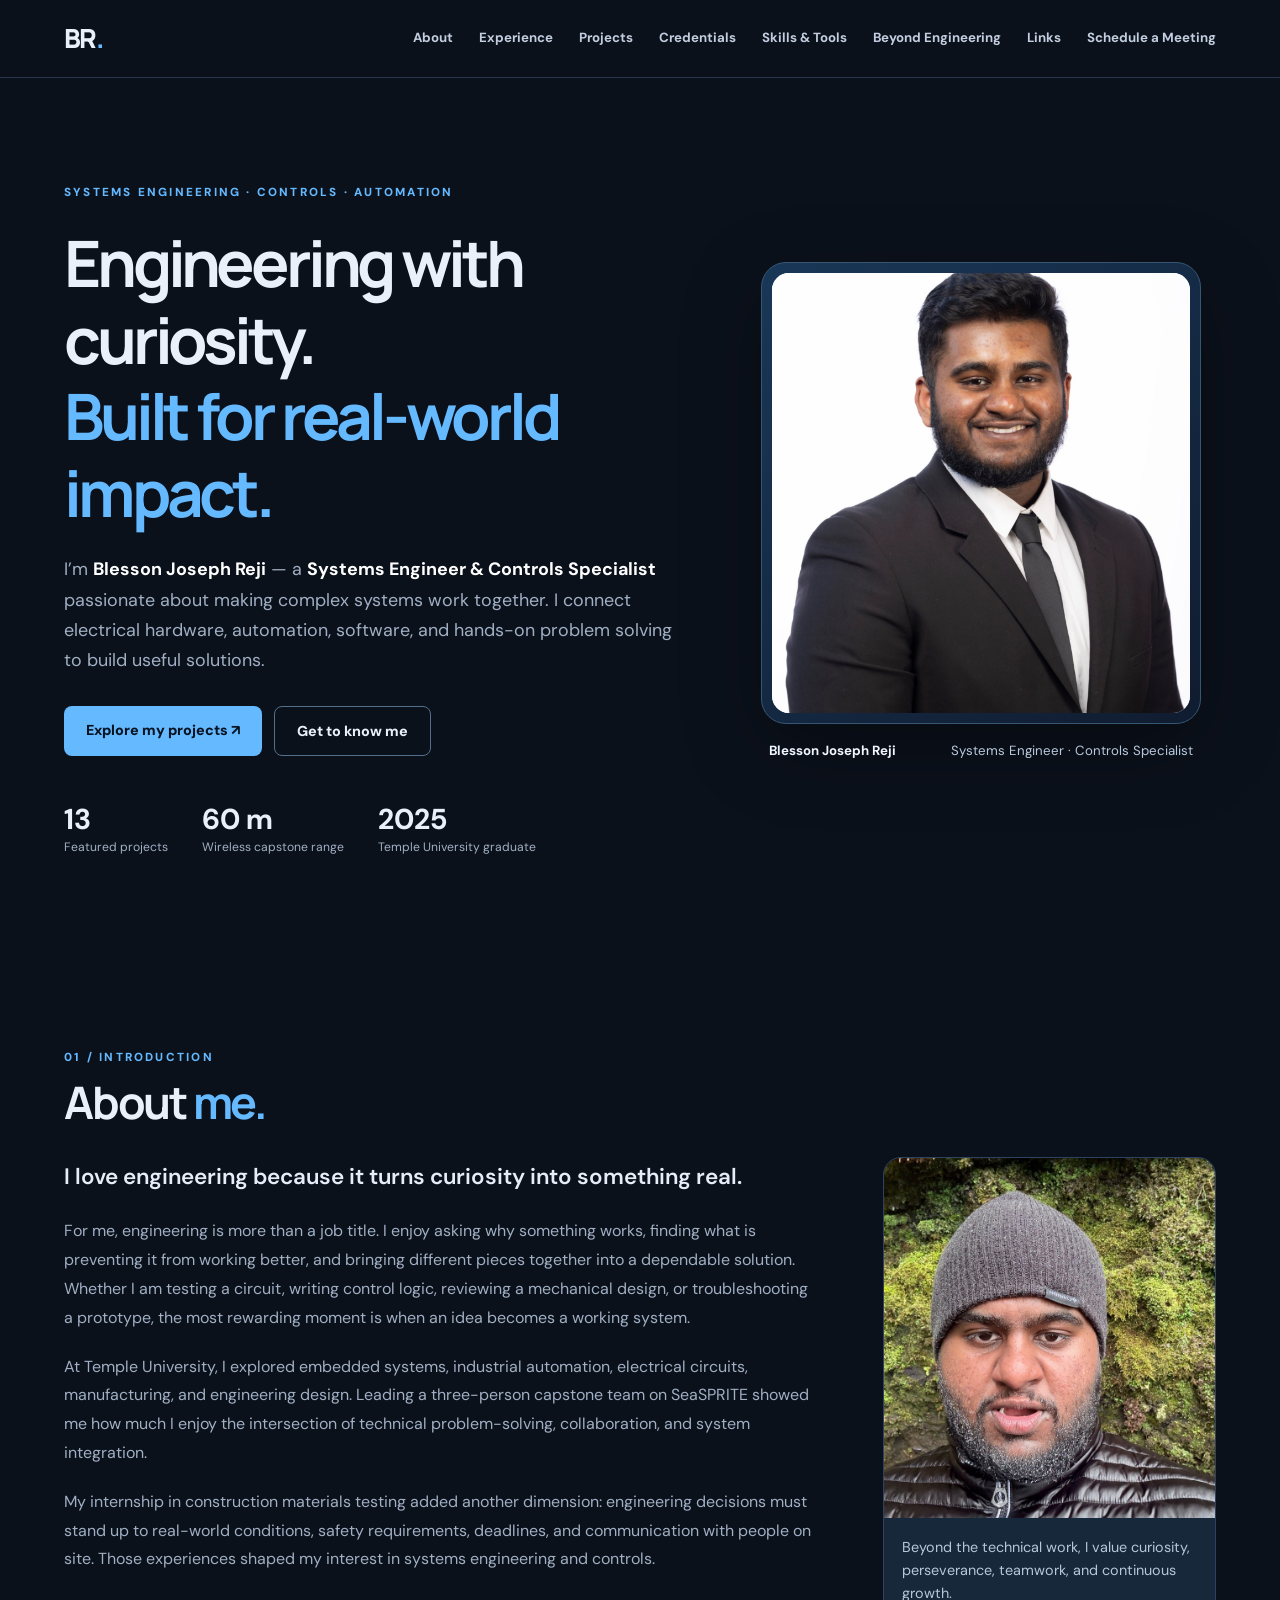
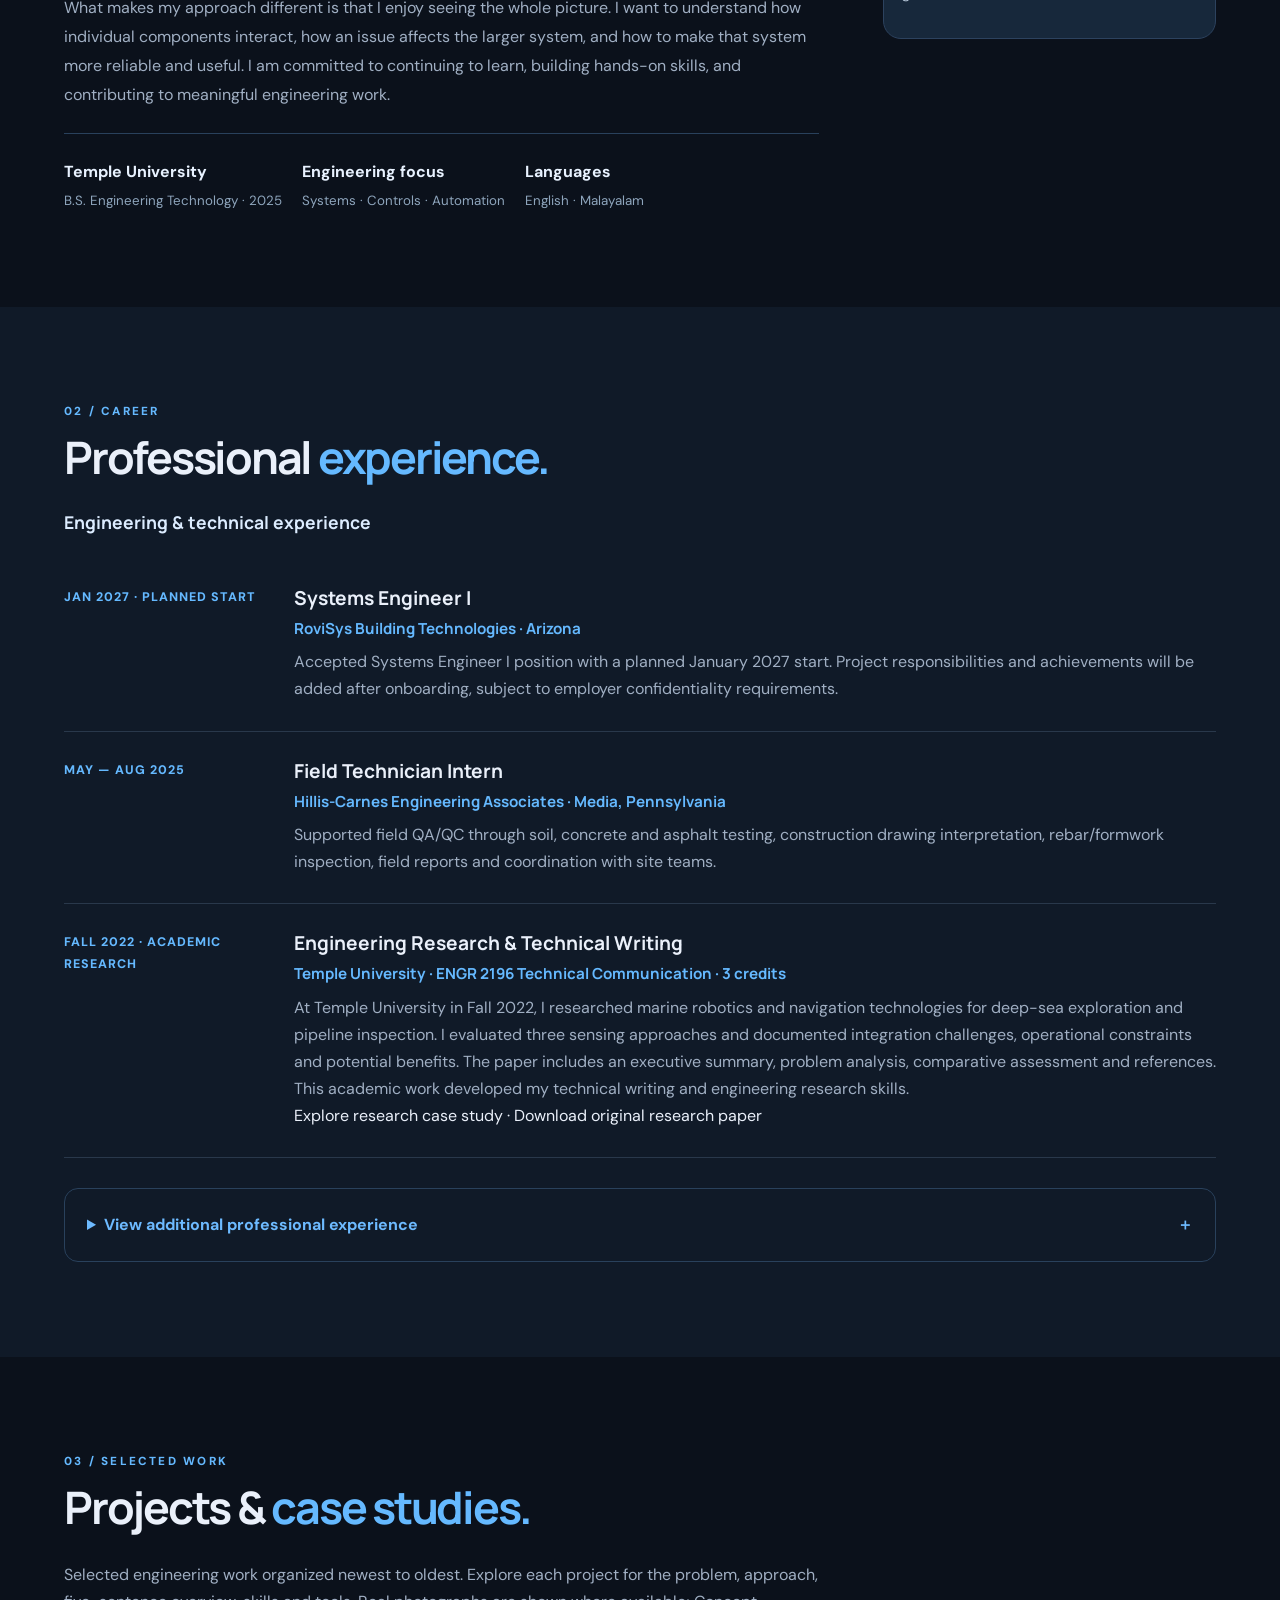
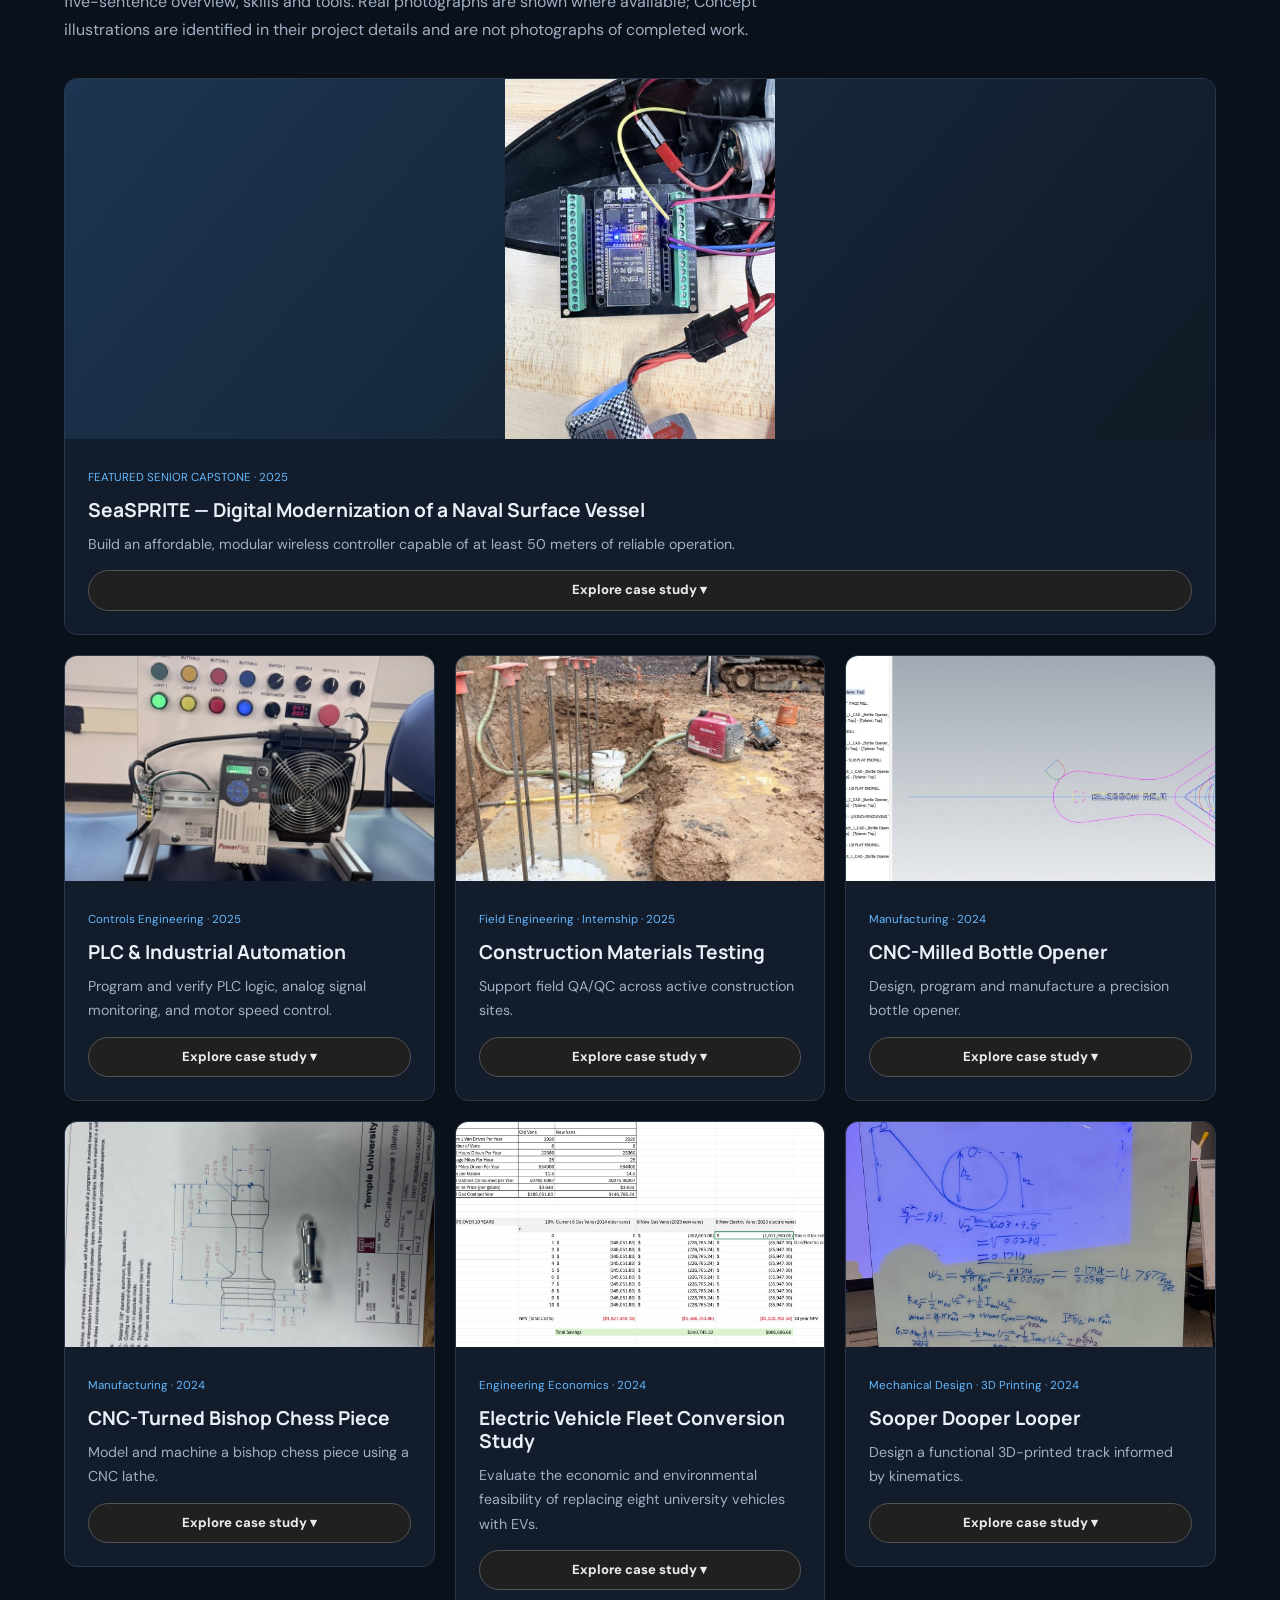
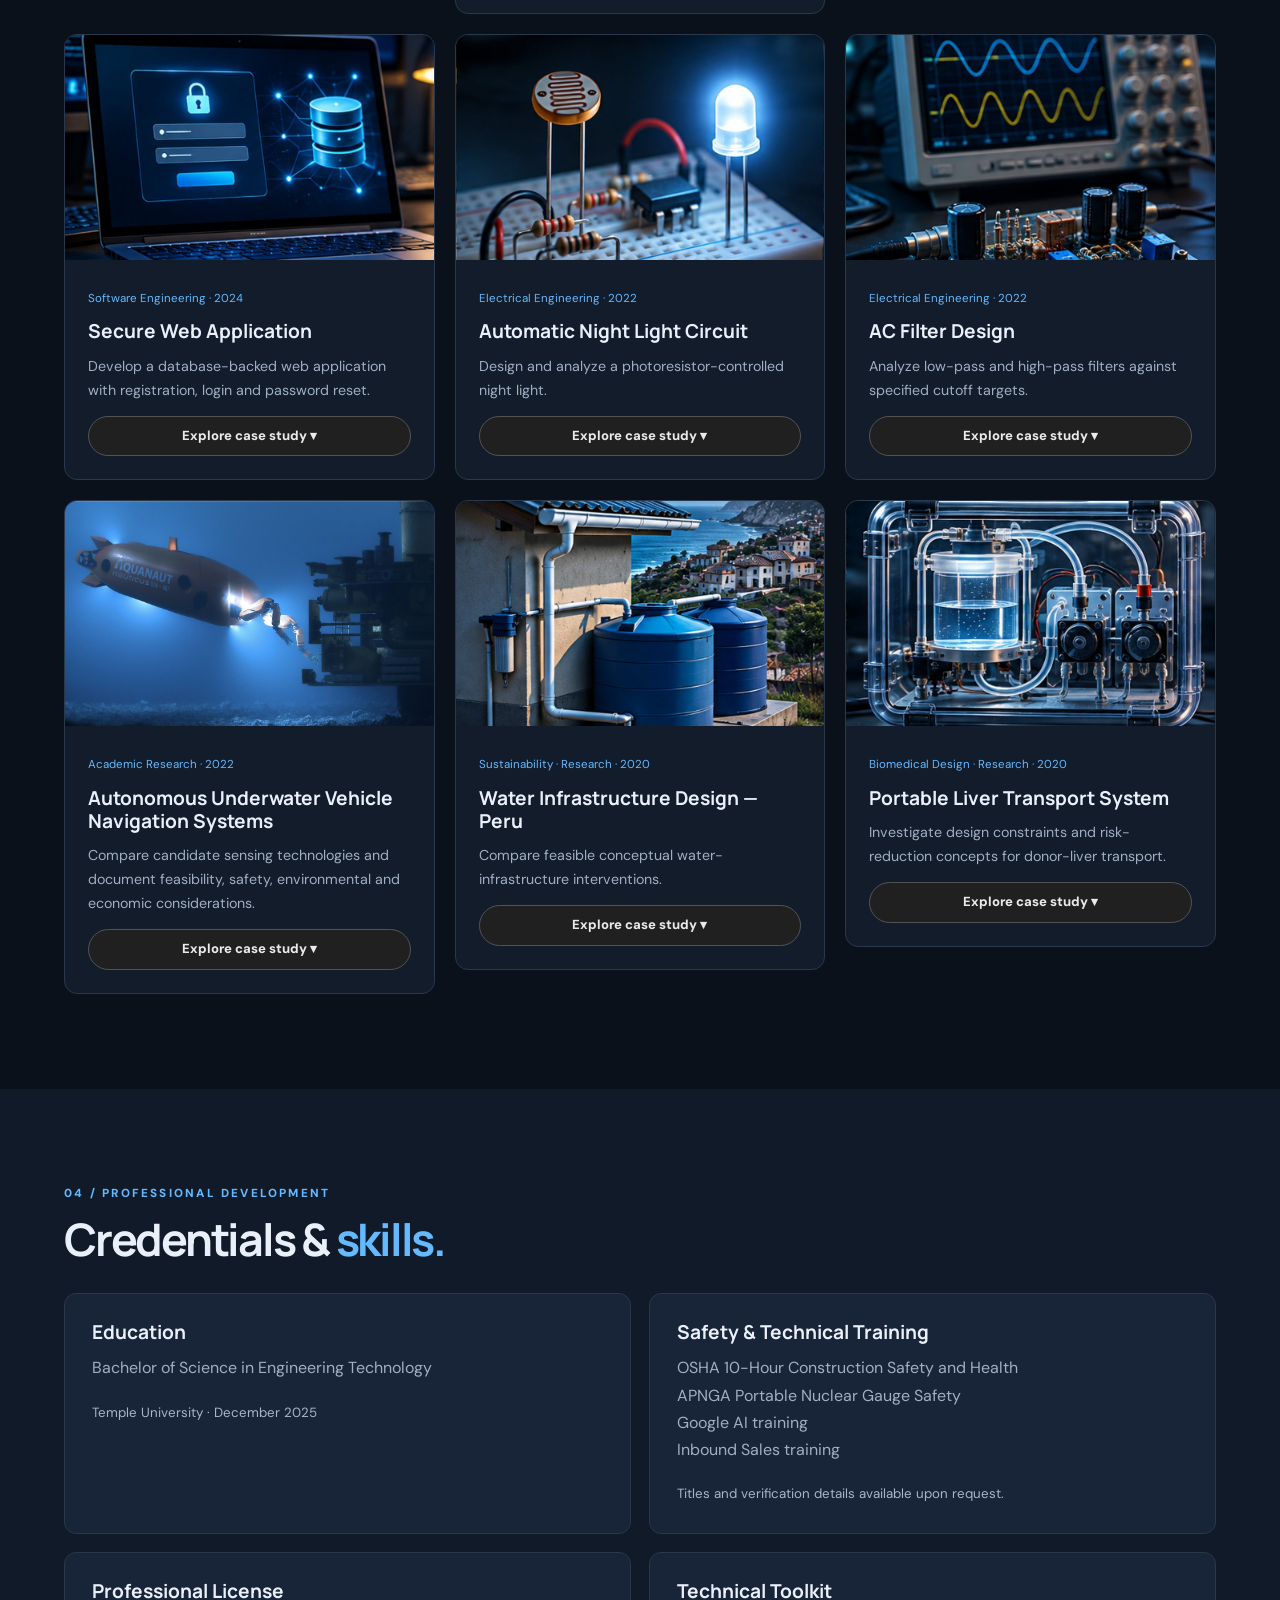
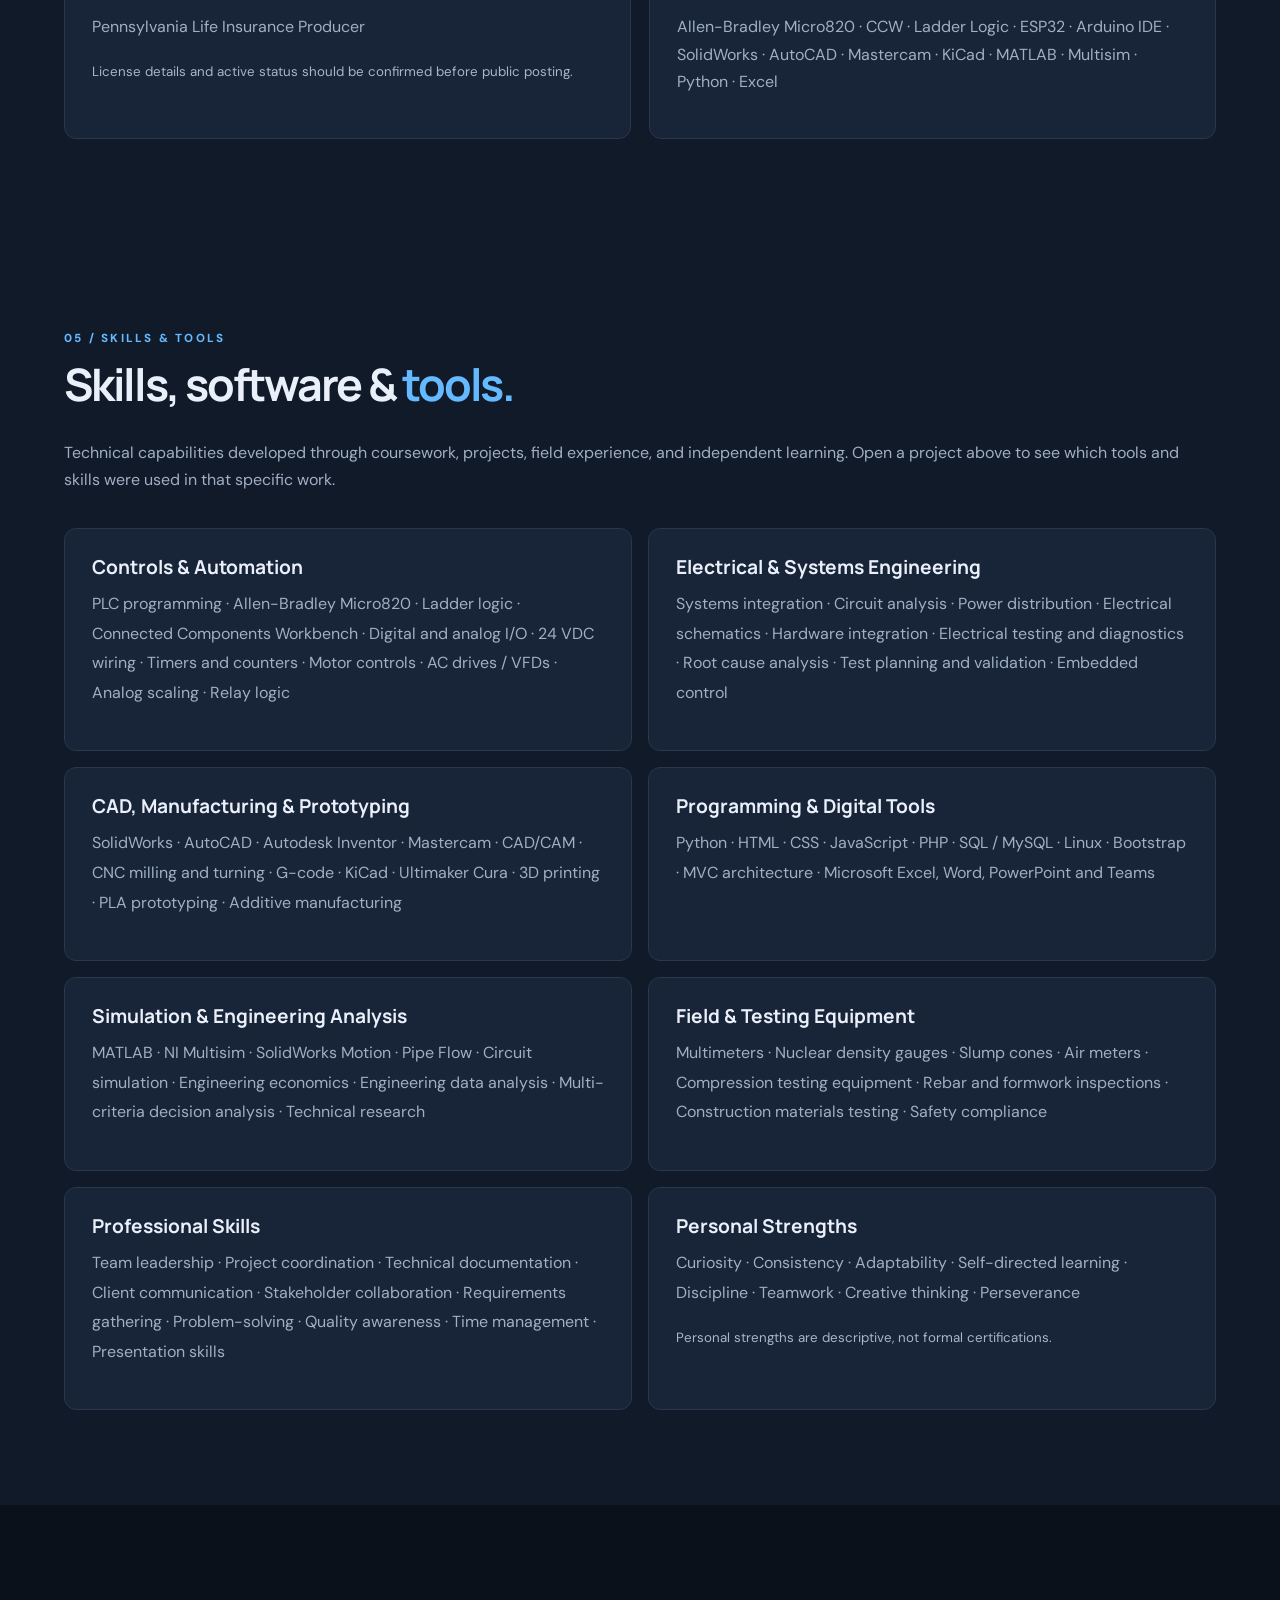
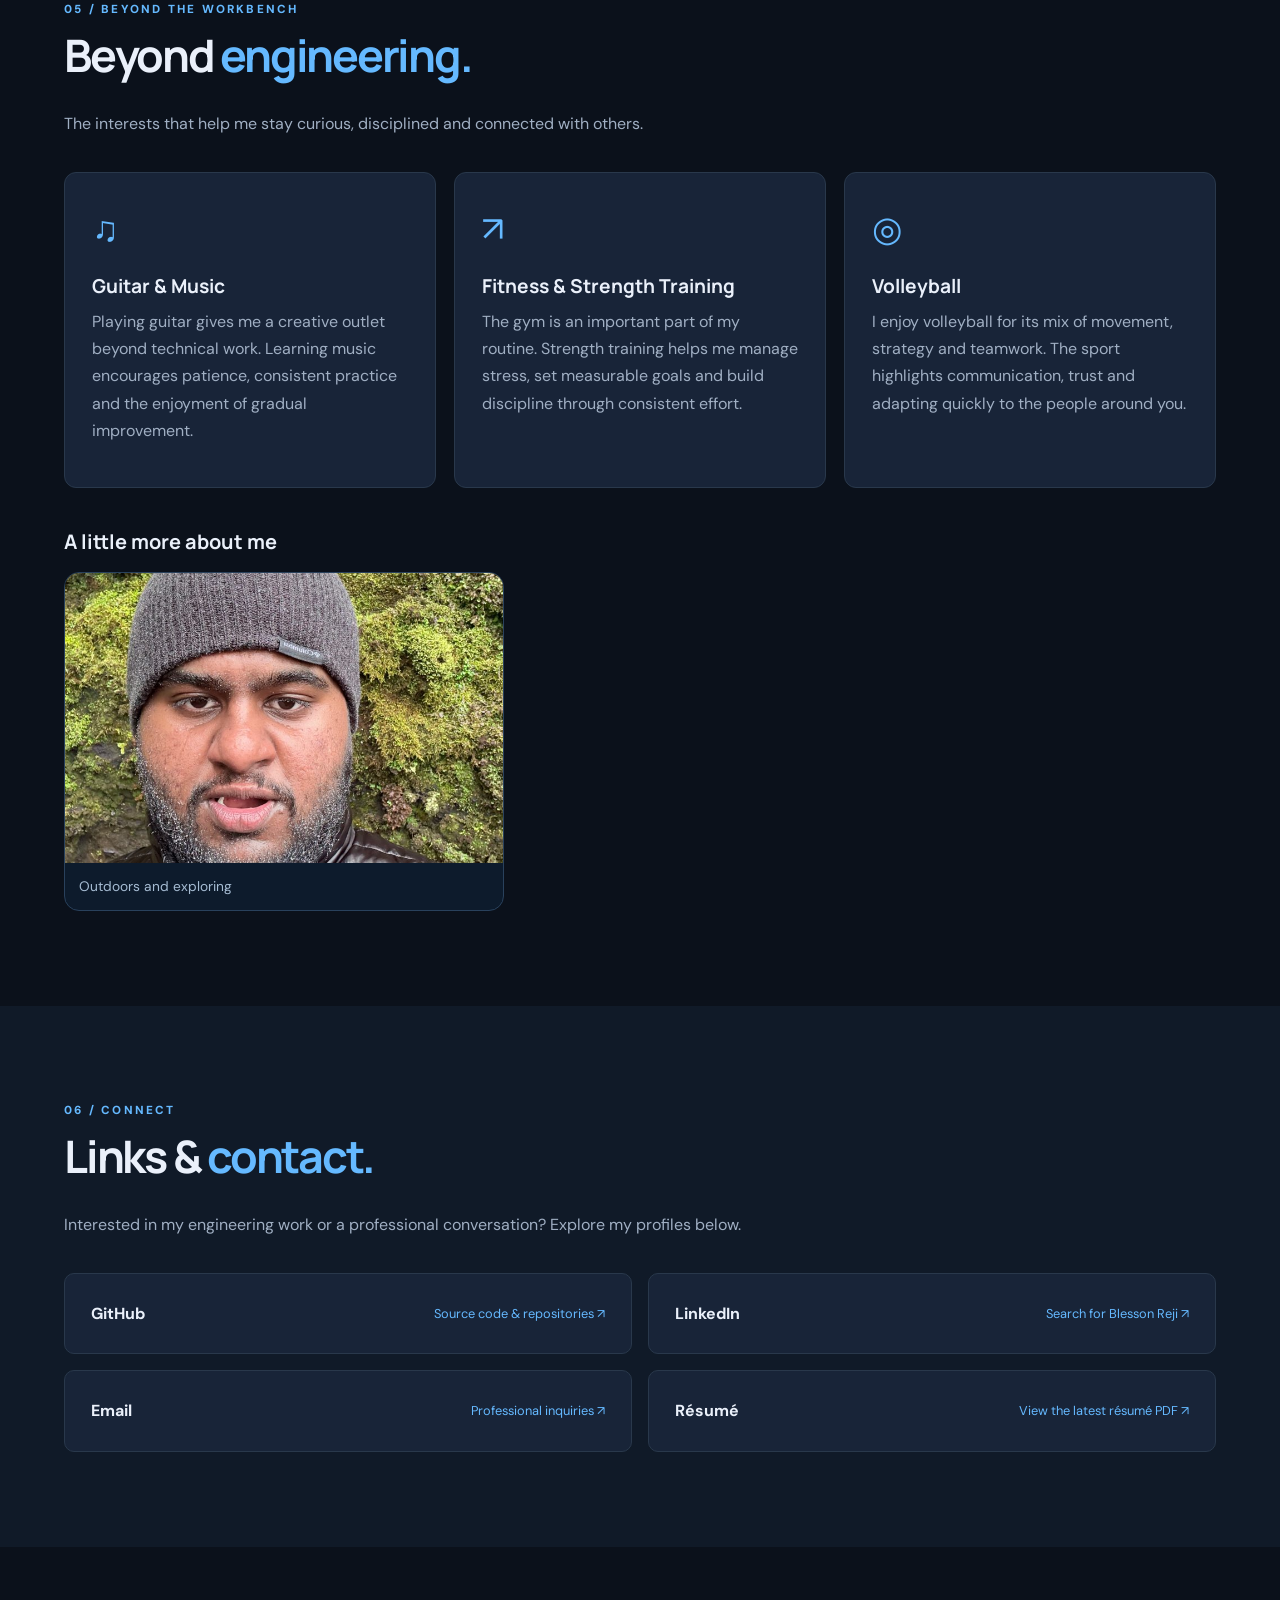
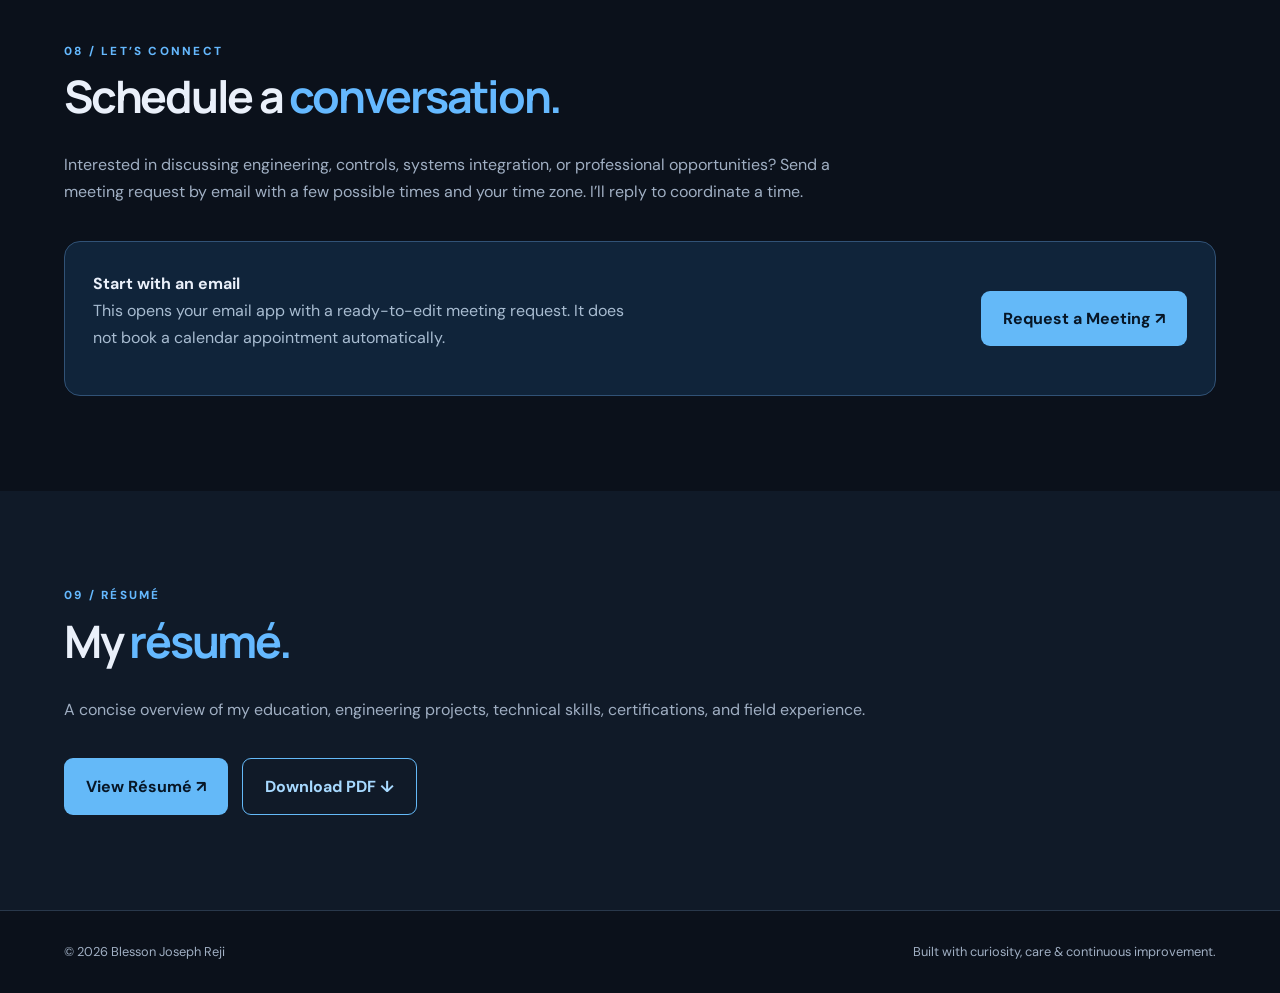
<file: index.html>
<!DOCTYPE html>

<html lang="en"><head><meta charset="utf-8"/><meta content="width=device-width,initial-scale=1" name="viewport"/><meta content="Engineering portfolio of Blesson Joseph Reji: systems engineering, controls, embedded systems, manufacturing and project case studies." name="description"/><title>Blesson Joseph Reji | Engineering Portfolio</title><link href="styles.css?v=11" rel="stylesheet"/></head><body><header class="nav"><a class="brand" href="#home">BR<span>.</span></a><button aria-label="Toggle navigation" class="menu" id="menu">☰</button><nav id="navlinks"><a href="#about">About</a><a href="#experience">Experience</a><a href="#projects">Projects</a><a href="#credentials">Credentials</a><a href="#skills">Skills &amp; Tools</a><a href="#beyond">Beyond Engineering</a><a href="#links">Links</a><a href="#meeting">Schedule a Meeting</a></nav></header><main><section class="hero" id="home"><div class="hero-inner"><div class="eyebrow"> SYSTEMS ENGINEERING · CONTROLS · AUTOMATION</div><h1>Engineering with curiosity.<br/><em>Built for real-world impact.</em></h1><p class="hero-copy">I’m <strong>Blesson Joseph Reji</strong> — a <strong>Systems Engineer &amp; Controls Specialist</strong> passionate about making complex systems work together. I connect electrical hardware, automation, software, and hands-on problem solving to build useful solutions.</p><div class="hero-actions"><a class="btn primary" href="#projects">Explore my projects ↗</a><a class="btn outline" href="#about">Get to know me</a></div><div class="stats"><div><strong>13</strong><span>Featured projects</span></div><div><strong>60 m</strong><span>Wireless capstone range</span></div><div><strong>2025</strong><span>Temple University graduate</span></div></div></div><div class="portrait-feature"><div class="portrait-frame"><img alt="Professional portrait of Blesson Joseph Reji" loading="eager" src="photo-01.jpg"/></div><div class="portrait-caption"><strong>Blesson Joseph Reji</strong><span>Systems Engineer · Controls Specialist</span></div></div></section><section class="section" id="about"><div class="section-label">01 / INTRODUCTION</div><h2>About <em>me.</em></h2><div class="about-layout"><div class="about-story"><p class="lead">I love engineering because it turns curiosity into something real.</p><p>For me, engineering is more than a job title. I enjoy asking why something works, finding what is preventing it from working better, and bringing different pieces together into a dependable solution. Whether I am testing a circuit, writing control logic, reviewing a mechanical design, or troubleshooting a prototype, the most rewarding moment is when an idea becomes a working system.</p><p>At Temple University, I explored embedded systems, industrial automation, electrical circuits, manufacturing, and engineering design. Leading a three-person capstone team on SeaSPRITE showed me how much I enjoy the intersection of technical problem-solving, collaboration, and system integration.</p><p>My internship in construction materials testing added another dimension: engineering decisions must stand up to real-world conditions, safety requirements, deadlines, and communication with people on site. Those experiences shaped my interest in systems engineering and controls.</p><p>What makes my approach different is that I enjoy seeing the whole picture. I want to understand how individual components interact, how an issue affects the larger system, and how to make that system more reliable and useful. I am committed to continuing to learn, building hands-on skills, and contributing to meaningful engineering work.</p><div class="fact-strip"><span><strong>Temple University</strong><small>B.S. Engineering Technology · 2025</small></span><span><strong>Engineering focus</strong><small>Systems · Controls · Automation</small></span><span><strong>Languages</strong><small>English · Malayalam</small></span></div></div><aside class="about-photo"><img alt="Blesson Joseph Reji outdoors" loading="eager" src="photo-15.jpg"/><p>Beyond the technical work, I value curiosity, perseverance, teamwork, and continuous growth.</p></aside></div></section><section class="section alt" id="experience"><div class="section-label">02 / CAREER</div><h2>Professional <em>experience.</em></h2><h3 class="subsection-heading">Engineering &amp; technical experience</h3><div class="timeline"><article><div class="date">JAN 2027 · PLANNED START</div><div><h3>Systems Engineer I</h3><h4>RoviSys Building Technologies · Arizona</h4><p>Accepted Systems Engineer I position with a planned January 2027 start. Project responsibilities and achievements will be added after onboarding, subject to employer confidentiality requirements.</p></div></article><article><div class="date">MAY — AUG 2025</div><div><h3>Field Technician Intern</h3><h4>Hillis-Carnes Engineering Associates · Media, Pennsylvania</h4><p>Supported field QA/QC through soil, concrete and asphalt testing, construction drawing interpretation, rebar/formwork inspection, field reports and coordination with site teams.</p></div></article><article><div class="date">FALL 2022 · ACADEMIC RESEARCH</div><div><h3>Engineering Research &amp; Technical Writing</h3><h4>Temple University · ENGR 2196 Technical Communication · 3 credits</h4><p>At Temple University in Fall 2022, I researched marine robotics and navigation technologies for deep-sea exploration and pipeline inspection. I evaluated three sensing approaches and documented integration challenges, operational constraints and potential benefits. The paper includes an executive summary, problem analysis, comparative assessment and references. This academic work developed my technical writing and engineering research skills.</p><a data-open-case="case-13" href="#case-13">Explore research case study</a> · <a href="AUV_Research_Paper.docx">Download original research paper</a></div></article></div><details class="additional-work"><summary>View additional professional experience <span>＋</span></summary><div class="timeline extra-timeline"><article><div class="date">2022 — 2024</div><div><h3>Home Care Assistant</h3><h4>Love &amp; Glory Home Care</h4><p>Provided dependable client support, communicated with families and supervisors, and developed patience, accountability and interpersonal skills.</p></div></article><article><div class="date">2021</div><div><h3>Customer Service Associate</h3><h4>Wawa</h4><p>Worked in a fast-paced customer service environment with an emphasis on teamwork, accuracy and reliable service.</p></div></article><article><div class="date">PROFESSIONAL LICENSE</div><div><h3>Life Insurance Producer</h3><h4>Pennsylvania</h4><p>Earned a Pennsylvania life insurance producer license, expanding my experience in communication, client education, and understanding financial protection needs. License details and current status should be confirmed before publishing a license number.</p></div></article></div></details></section><section class="section" id="projects"><div class="section-label">03 / SELECTED WORK</div><h2>Projects &amp; <em>case studies.</em></h2><p class="section-intro">Selected engineering work organized newest to oldest. Explore each project for the problem, approach, five-sentence overview, skills and tools. Real photographs are shown where available; Concept illustrations are identified in their project details and are not photographs of completed work.</p><div class="project-grid"><article class="project-card featured-capstone" data-category="Embedded Systems"><details class="case-expand" id="case-01"><summary aria-label="View SeaSPRITE — Wireless Surface Vessel Control" class="case-trigger"><div class="project-image"><img alt="SeaSPRITE — Wireless Surface Vessel Control photograph" loading="lazy" src="project-01-photo-01.jpg"/></div><div class="project-body"><small>FEATURED SENIOR CAPSTONE · 2025</small><h3>SeaSPRITE — Digital Modernization of a Naval Surface Vessel</h3><p>Build an affordable, modular wireless controller capable of at least 50 meters of reliable operation.</p><span class="view">Explore case study</span></div></summary><div class="case-panel"><section class="case-section"><h3>Engineering problem</h3><p>A legacy wired joystick limited mobility and classroom flexibility.</p></section><section class="case-section"><h3>Project goal</h3><p>Build an affordable, modular wireless controller capable of at least 50 meters of reliable operation.</p></section><section class="case-section"><h3>My role</h3><p>Team lead — hardware integration, troubleshooting, testing and documentation.</p></section><section class="case-section"><h3>Brief project description</h3><p>Our ENGT 4196 senior design team collaborated with NSWCPD to develop a modular wireless control architecture for educational aquatic robotics. I led the three-person team and contributed to hardware integration, troubleshooting, testing, documentation and design trade-offs. The prototype combined legacy joystick inputs, ESP32 firmware, wireless communication, motor actuation and power management. We prioritized functional validation, cost awareness, electrical safety and repeatable student assembly. The project demonstrated a working surface-vehicle prototype and established a foundation for future PCB and water-based validation.</p></section><section class="case-section"><h3>Engineering solution</h3><p>Led a three-person team in modernizing an inherited wired joystick. Repaired unstable sensors and enclosure issues; evaluated Bluetooth and RF before selecting ESP32 Wi-Fi. Digitized joystick inputs and transmitted motion commands to a second ESP32 on the boat. Integrated an H-bridge, DC propulsion, PWM steering servo, battery, inline fuse and buck converters. The SeaPerch underwater path was a reach goal and was discontinued due to sealing and integration constraints; the surface boat was the final validated platform.</p></section><section class="case-section"><h3>Results</h3><p>Land-based trials at approximately 30, 60 and 90 m showed reliable operation at 60 ± 5 m and intermittent communication near 90 m. The report abstract also describes stable operation up to 70 m. The 50 m design target was met. Over-water testing, custom PCB integration and educational kit refinement remained future work.</p></section><h3>Technical skills achieved</h3><div class="tags"><span class="tag">Systems integration</span> <span class="tag">Electrical power distribution</span> <span class="tag">Embedded control</span> <span class="tag">Motor and steering control</span> <span class="tag">Testing and validation</span> <span class="tag">Technical leadership</span> </div><h3>Software and hardware used</h3><div class="tags"><span class="tag">ESP32</span> <span class="tag">Multimeter</span> <span class="tag">KiCad</span> <span class="tag">SolidWorks</span> <span class="tag">MATLAB</span> <span class="tag">Multisim</span> <span class="tag">Microsoft Excel</span> <span class="tag">Microsoft Teams</span> </div><h3>Project documentation</h3><p><a download="" href="SeaSPRITE_Report.docx">Full capstone report (Word)</a> · <a download="" href="SeaSPRITE_Presentation.pptx">Senior design presentation (PowerPoint)</a></p><h3>Project photographs and illustrations</h3><div class="case-gallery"><img alt="SeaSPRITE — Digital Modernization of a Naval Surface Vessel reference image 1" src="project-01-photo-01.jpg"/><img alt="SeaSPRITE — Digital Modernization of a Naval Surface Vessel reference image 2" src="project-01-photo-02.jpg"/><img alt="SeaSPRITE — Digital Modernization of a Naval Surface Vessel reference image 3" src="project-01-photo-03.jpg"/><img alt="SeaSPRITE — Digital Modernization of a Naval Surface Vessel reference image 4" src="project-01-photo-04.jpg"/><img alt="SeaSPRITE — Digital Modernization of a Naval Surface Vessel reference image 5" src="project-01-photo-05.jpg"/></div></div></details></article><article class="project-card" data-category="Controls Engineering"><details class="case-expand" id="case-02"><summary aria-label="View PLC &amp; Industrial Automation" class="case-trigger"><div class="project-image"><img alt="PLC &amp; Industrial Automation photograph" loading="lazy" src="project-02-photo-01.jpg"/></div><div class="project-body"><small>Controls Engineering · 2025</small><h3>PLC &amp; Industrial Automation</h3><p>Program and verify PLC logic, analog signal monitoring, and motor speed control.</p><span class="view">Explore case study</span></div></summary><div class="case-panel"><section class="case-section"><h3>Engineering problem</h3><p>Industrial equipment requires predictable and testable sequencing and safe control of electrical inputs and outputs.</p></section><section class="case-section"><h3>Project goal</h3><p>Program and verify PLC logic, analog signal monitoring, and motor speed control.</p></section><section class="case-section"><h3>My role</h3><p>PLC programming, wiring and troubleshooting.</p></section><section class="case-section"><h3>Brief project description</h3><p>I designed, wired, programmed, and troubleshot Allen-Bradley Micro820 PLC training systems at Temple University. Using Connected Components Workbench, I developed ladder logic for digital I/O, relay logic, timers, counters, and sequential operations. I also used analog signals, comparisons, MOV instructions, and voltage thresholds to control indicator outputs. Another exercise integrated a variable frequency drive with pushbutton start-stop controls and potentiometer-based speed regulation. This work built practical skills in industrial control wiring, PLC testing, motor control, and troubleshooting.</p></section><section class="case-section"><h3>Engineering solution</h3><p>Built and troubleshot Allen-Bradley Micro820 training exercises in Connected Components Workbench; implemented ladder logic, timers, digital/analog I/O and VFD fan speed control.</p></section><section class="case-section"><h3>Results</h3><p>Tested control logic, voltage thresholds and potentiometer-driven speed references on training hardware.</p></section><h3>Technical skills achieved</h3><div class="tags"><span class="tag">PLC programming</span> <span class="tag">Ladder logic</span> <span class="tag">Digital and analog I/O</span> <span class="tag">24 VDC wiring</span> <span class="tag">Timers and counters</span> <span class="tag">Analog scaling</span> <span class="tag">VFD motor control</span> <span class="tag">Troubleshooting</span> </div><h3>Software and hardware used</h3><div class="tags"><span class="tag">Allen-Bradley Micro820 PLC</span> <span class="tag">Connected Components Workbench (CCW)</span> <span class="tag">Variable frequency drive</span> <span class="tag">Potentiometer</span> <span class="tag">Multimeter</span> </div><h3>Project photographs and illustrations</h3><div class="case-gallery"><img alt="PLC &amp; Industrial Automation reference image 1" src="project-02-photo-01.jpg"/><img alt="PLC &amp; Industrial Automation reference image 2" src="project-02-photo-02.jpg"/><img alt="PLC &amp; Industrial Automation reference image 3" src="project-02-photo-03.jpg"/></div></div></details></article><article class="project-card" data-category="Field Engineering"><details class="case-expand" id="case-03"><summary aria-label="View Construction Materials Testing" class="case-trigger"><div class="project-image"><img alt="Construction Materials Testing photograph" loading="lazy" src="project-03-photo-01.jpg"/></div><div class="project-body"><small>Field Engineering · Internship · 2025</small><h3>Construction Materials Testing</h3><p>Support field QA/QC across active construction sites.</p><span class="view">Explore case study</span></div></summary><div class="case-panel"><section class="case-section"><h3>Engineering problem</h3><p>Construction teams need verified material properties and documented compliance with specifications.</p></section><section class="case-section"><h3>Project goal</h3><p>Support field QA/QC across active construction sites.</p></section><section class="case-section"><h3>My role</h3><p>Field technician intern — construction materials testing and inspection.</p></section><section class="case-section"><h3>Brief project description</h3><p>During my field technician internship at Hillis-Carnes Engineering Associates, I tested soil, concrete, and asphalt on active construction projects. I used specialized equipment to collect measurements relevant to compaction, material properties, and project specifications. I also interpreted CAD drawings and inspected rebar placement and formwork before concrete pours. I documented test results and communicated findings to engineers and construction teams. The experience reinforced the importance of field safety, accurate measurements, and dependable engineering documentation.</p></section><section class="case-section"><h3>Engineering solution</h3><p>Performed soil density and compaction testing, fresh-concrete slump and air-content tests, and rebar/formwork inspections; documented observations and coordinated with site personnel.</p></section><section class="case-section"><h3>Results</h3><p>Produced inspection and testing records supporting construction quality verification.</p></section><h3>Technical skills achieved</h3><div class="tags"><span class="tag">Construction materials testing</span> <span class="tag">Quality assurance</span> <span class="tag">CAD drawing interpretation</span> <span class="tag">Field inspection</span> <span class="tag">Technical reporting</span> <span class="tag">Safety compliance</span> </div><h3>Software and hardware used</h3><div class="tags"><span class="tag">Nuclear density gauge</span> <span class="tag">Slump cone</span> <span class="tag">Air meter</span> <span class="tag">Compression testing equipment</span> <span class="tag">CAD drawings</span> </div><h3>Project photographs and illustrations</h3><div class="case-gallery"><img alt="Construction Materials Testing reference image 1" src="project-03-photo-01.jpg"/><img alt="Construction Materials Testing reference image 2" src="project-03-photo-02.jpg"/><img alt="Construction Materials Testing reference image 3" src="project-03-photo-03.jpg"/><img alt="Construction Materials Testing reference image 4" src="project-03-photo-04.jpg"/></div></div></details></article><article class="project-card" data-category="Manufacturing"><details class="case-expand" id="case-04"><summary aria-label="View CNC-Milled Bottle Opener" class="case-trigger"><div class="project-image"><img alt="CNC-Milled Bottle Opener photograph" loading="lazy" src="project-04-photo-01.jpg"/></div><div class="project-body"><small>Manufacturing · 2024</small><h3>CNC-Milled Bottle Opener</h3><p>Design, program and manufacture a precision bottle opener.</p><span class="view">Explore case study</span></div></summary><div class="case-panel"><section class="case-section"><h3>Engineering problem</h3><p>Convert a functional part concept into repeatable machining instructions and a physical component.</p></section><section class="case-section"><h3>Project goal</h3><p>Design, program and manufacture a precision bottle opener.</p></section><section class="case-section"><h3>My role</h3><p>CAD/CAM design and machining.</p></section><section class="case-section"><h3>Brief project description</h3><p>I designed and manufactured a functional bottle opener as a CAD/CAM/CNC project. I produced two-dimensional geometry in AutoCAD and prepared machining operations in Mastercam. I established work coordinates and developed toolpaths for facing, drilling, pocketing, and contouring. I generated and adjusted G-code instructions for the CNC manufacturing process. The project connected digital drafting and toolpath planning with fabrication of a physical part.</p></section><section class="case-section"><h3>Engineering solution</h3><p>Prepared AutoCAD drawings, generated Mastercam toolpaths for facing, drilling, pocketing and contouring, and applied CNC G-code.</p></section><section class="case-section"><h3>Results</h3><p>Produced a physical metal bottle opener and documented its CAD/CAM workflow.</p></section><h3>Technical skills achieved</h3><div class="tags"><span class="tag">2D CAD drafting</span> <span class="tag">CAD/CAM integration</span> <span class="tag">CNC milling</span> <span class="tag">Toolpath planning</span> <span class="tag">G-code programming</span> <span class="tag">Precision manufacturing</span> </div><h3>Software and hardware used</h3><div class="tags"><span class="tag">AutoCAD</span> <span class="tag">Mastercam</span> <span class="tag">CNC milling equipment</span> <span class="tag">G-code</span> </div><h3>Project photographs and illustrations</h3><div class="case-gallery"><img alt="CNC-Milled Bottle Opener reference image 1" src="project-04-photo-01.jpg"/><img alt="CNC-Milled Bottle Opener reference image 2" src="project-04-photo-02.jpg"/><img alt="CNC-Milled Bottle Opener reference image 3" src="project-04-photo-03.jpg"/><img alt="CNC-Milled Bottle Opener reference image 4" src="project-04-photo-04.jpg"/></div></div></details></article><article class="project-card" data-category="Manufacturing"><details class="case-expand" id="case-05"><summary aria-label="View CNC-Turned Bishop Chess Piece" class="case-trigger"><div class="project-image"><img alt="CNC-Turned Bishop Chess Piece photograph" loading="lazy" src="project-05-photo-01.jpg"/></div><div class="project-body"><small>Manufacturing · 2024</small><h3>CNC-Turned Bishop Chess Piece</h3><p>Model and machine a bishop chess piece using a CNC lathe.</p><span class="view">Explore case study</span></div></summary><div class="case-panel"><section class="case-section"><h3>Engineering problem</h3><p>A rotationally symmetric chess piece requires dimensional planning and careful turning operations.</p></section><section class="case-section"><h3>Project goal</h3><p>Model and machine a bishop chess piece using a CNC lathe.</p></section><section class="case-section"><h3>My role</h3><p>CAD/CAM design and CNC turning.</p></section><section class="case-section"><h3>Brief project description</h3><p>I designed and manufactured a bishop chess piece using CNC turning techniques. I developed the geometry in AutoCAD and prepared machining coordinates and operations in Mastercam. The project used Aluminum 6061 as the workpiece material. I programmed and simulated lathe toolpaths to review tool motion before machining. The finished exercise developed my understanding of CNC turning, simulation, material selection, and precision manufacturing.</p></section><section class="case-section"><h3>Engineering solution</h3><p>Configured Aluminum 6061 stock, created geometry and machining origins, simulated turning paths in Mastercam and generated G-code.</p></section><section class="case-section"><h3>Results</h3><p>Fabricated a physical aluminum bishop chess piece.</p></section><h3>Technical skills achieved</h3><div class="tags"><span class="tag">CAD/CAM</span> <span class="tag">CNC turning</span> <span class="tag">Workpiece setup</span> <span class="tag">Toolpath simulation</span> <span class="tag">G-code programming</span> <span class="tag">Precision manufacturing</span> </div><h3>Software and hardware used</h3><div class="tags"><span class="tag">AutoCAD</span> <span class="tag">Mastercam</span> <span class="tag">CNC lathe</span> <span class="tag">Aluminum 6061</span> <span class="tag">G-code</span> </div><h3>Project photographs and illustrations</h3><div class="case-gallery"><img alt="CNC-Turned Bishop Chess Piece reference image 1" src="project-05-photo-01.jpg"/><img alt="CNC-Turned Bishop Chess Piece reference image 2" src="project-05-photo-02.jpg"/><img alt="CNC-Turned Bishop Chess Piece reference image 3" src="project-05-photo-03.jpg"/><img alt="CNC-Turned Bishop Chess Piece reference image 4" src="project-05-photo-04.jpg"/></div></div></details></article><article class="project-card" data-category="Engineering Economics"><details class="case-expand" id="case-06"><summary aria-label="View Electric Vehicle Fleet Conversion Study" class="case-trigger"><div class="project-image"><img alt="Electric Vehicle Fleet Conversion Study photograph" loading="lazy" src="project-06-photo-01.jpg"/></div><div class="project-body"><small>Engineering Economics · 2024</small><h3>Electric Vehicle Fleet Conversion Study</h3><p>Evaluate the economic and environmental feasibility of replacing eight university vehicles with EVs.</p><span class="view">Explore case study</span></div></summary><div class="case-panel"><section class="case-section"><h3>Engineering problem</h3><p>Replacing a gasoline fleet involves large upfront costs and uncertain operating savings.</p></section><section class="case-section"><h3>Project goal</h3><p>Evaluate the economic and environmental feasibility of replacing eight university vehicles with EVs.</p></section><section class="case-section"><h3>My role</h3><p>Engineering economics analysis and feasibility modeling.</p></section><section class="case-section"><h3>Brief project description</h3><p>I completed an engineering economic feasibility analysis exploring a potential transition from gasoline vehicles to an electric fleet. The study considered the tradeoffs between initial investment and operating costs. I organized assumptions and compared alternative scenarios to support a reasoned decision. The analysis emphasized the importance of clearly communicating uncertainty and long-term costs. This was an analytical study rather than a physical vehicle conversion.</p></section><section class="case-section"><h3>Engineering solution</h3><p>Built Excel NPV, after-tax cash-flow, break-even and sensitivity models, including 1,000-trial Monte Carlo analysis.</p></section><section class="case-section"><h3>Results</h3><p>Model projected $493,116 positive NPV, 3.94-year payback and annual CO₂ reduction from 451 to 50 metric tons; scenario estimates, not realized savings.</p></section><h3>Technical skills achieved</h3><div class="tags"><span class="tag">Engineering economics</span> <span class="tag">Feasibility analysis</span> <span class="tag">Cost comparison</span> <span class="tag">Scenario evaluation</span> <span class="tag">Technical reporting</span> </div><h3>Software and hardware used</h3><div class="tags"><span class="tag">Spreadsheet analysis</span> <span class="tag">Engineering economic calculations</span> </div><h3>Project photographs and illustrations</h3><div class="case-gallery"><img alt="Electric Vehicle Fleet Conversion Study reference image 1" src="project-06-photo-01.jpg"/></div></div></details></article><article class="project-card" data-category="Mechanical Design"><details class="case-expand" id="case-07"><summary aria-label="View Sooper Dooper Looper" class="case-trigger"><div class="project-image"><img alt="Sooper Dooper Looper photograph" loading="lazy" src="project-07-photo-01.jpg"/></div><div class="project-body"><small>Mechanical Design · 3D Printing · 2024</small><h3>Sooper Dooper Looper</h3><p>Design a functional 3D-printed track informed by kinematics.</p><span class="view">Explore case study</span></div></summary><div class="case-panel"><section class="case-section"><h3>Engineering problem</h3><p>A marble needs sufficient energy to travel through a vertical loop.</p></section><section class="case-section"><h3>Project goal</h3><p>Design a functional 3D-printed track informed by kinematics.</p></section><section class="case-section"><h3>My role</h3><p>Mechanical design, modeling and prototype development.</p></section><section class="case-section"><h3>Brief project description</h3><p>I designed a three-dimensional marble-loop track to explore energy conservation and rotational motion. I calculated the release height and velocity required for a steel marble to complete a vertical loop, including a design safety factor. I modeled the track in SolidWorks using sketches, helix geometry, and sweep features. I reviewed motion behavior and prepared the model for additive manufacturing. I exported the design to STL and configured Cura for a PLA 3D-printed prototype.</p></section><section class="case-section"><h3>Engineering solution</h3><p>Modeled track geometry in SolidWorks, calculated minimum release height and velocity with a 1.3 safety factor, and prepared PLA prints using Cura.</p></section><section class="case-section"><h3>Results</h3><p>Created a track prototype and motion-analysis workflow.</p></section><h3>Technical skills achieved</h3><div class="tags"><span class="tag">3D CAD modeling</span> <span class="tag">Engineering mechanics</span> <span class="tag">Kinematics</span> <span class="tag">Motion analysis</span> <span class="tag">Parametric design</span> <span class="tag">Additive manufacturing</span> </div><h3>Software and hardware used</h3><div class="tags"><span class="tag">SolidWorks</span> <span class="tag">SolidWorks Motion</span> <span class="tag">STL files</span> <span class="tag">Ultimaker Cura</span> <span class="tag">PLA</span> <span class="tag">3D printer</span> </div><h3>Project photographs and illustrations</h3><div class="case-gallery"><img alt="Sooper Dooper Looper reference image 1" src="project-07-photo-01.jpg"/></div></div></details></article><article class="project-card" data-category="Software Engineering"><details class="case-expand" id="case-08"><summary aria-label="View Secure Web Application" class="case-trigger"><div class="project-image"><img alt="AI concept illustration for Secure Web Application, not a photograph of completed work" loading="lazy" src="project-08-photo-01.jpg"/></div><div class="project-body"><small>Software Engineering · 2024</small><h3>Secure Web Application</h3><p>Develop a database-backed web application with registration, login and password reset.</p><span class="view">Explore case study</span></div></summary><div class="case-panel"><section class="case-section"><h3>Engineering problem</h3><p>Account-based applications need organized authentication and user-data workflows.</p></section><section class="case-section"><h3>Project goal</h3><p>Develop a database-backed web application with registration, login and password reset.</p></section><section class="case-section"><h3>My role</h3><p>Team contributor — web application and database development.</p></section><section class="case-section"><h3>Brief project description</h3><p>I collaborated on a secure web application organized around the Model-View-Controller architecture. The project included account registration, login, authentication, and password-reset workflows. I helped implement a MySQL relational database to store and manage user information. The team connected responsive web interfaces with database-backed functionality. This experience introduced me to structured application development and collaborative software design.</p></section><section class="case-section"><h3>Engineering solution</h3><p>Collaborated on an MVC application and MySQL relational database, integrating interactive account-management pages.</p></section><section class="case-section"><h3>Results</h3><p>Delivered academic application functionality for account registration and authentication.</p></section><h3>Technical skills achieved</h3><div class="tags"><span class="tag">Web application development</span> <span class="tag">MVC architecture</span> <span class="tag">Relational database design</span> <span class="tag">Authentication workflows</span> <span class="tag">Team collaboration</span> </div><h3>Software and hardware used</h3><div class="tags"><span class="tag">MySQL</span> <span class="tag">SQL</span> <span class="tag">HTML</span> <span class="tag">CSS</span> <span class="tag">JavaScript</span> <span class="tag">Bootstrap</span> <span class="tag">PHP</span> </div><p>AI concept illustration, not a photograph of completed work.</p><h3>Project photographs and illustrations</h3><div class="case-gallery"><img alt="Secure Web Application reference image 1" src="project-08-photo-01.jpg"/></div></div></details></article><article class="project-card" data-category="Electrical Engineering"><details class="case-expand" id="case-09"><summary aria-label="View Automatic Night Light Circuit" class="case-trigger"><div class="project-image"><img alt="AI concept illustration for Automatic Night Light Circuit, not a photograph of completed work" loading="lazy" src="project-09-photo-01.jpg"/></div><div class="project-body"><small>Electrical Engineering · 2022</small><h3>Automatic Night Light Circuit</h3><p>Design and analyze a photoresistor-controlled night light.</p><span class="view">Explore case study</span></div></summary><div class="case-panel"><section class="case-section"><h3>Engineering problem</h3><p>An LED should respond to ambient light using an analog sensing circuit.</p></section><section class="case-section"><h3>Project goal</h3><p>Design and analyze a photoresistor-controlled night light.</p></section><section class="case-section"><h3>My role</h3><p>Circuit design and analysis.</p></section><section class="case-section"><h3>Brief project description</h3><p>I developed an automatic night-light circuit concept using a photoresistor and LED. The design explored how changes in ambient light could produce an electrical response. I applied Ohm's Law, Kirchhoff's Laws, voltage dividers, Thevenin's theorem, and Wheatstone bridge analysis. I used NI Multisim to simulate resistance changes and evaluate circuit behavior. The project strengthened my DC circuit analysis and simulation skills.</p></section><section class="case-section"><h3>Engineering solution</h3><p>Applied Wheatstone bridge, voltage divider and Thevenin analysis; modeled behavior in NI Multisim.</p></section><section class="case-section"><h3>Results</h3><p>Developed and simulated a circuit targeting a 2 V, 20 mA LED.</p></section><h3>Technical skills achieved</h3><div class="tags"><span class="tag">DC circuit analysis</span> <span class="tag">Wheatstone bridge analysis</span> <span class="tag">Voltage dividers</span> <span class="tag">Thevenin equivalent circuits</span> <span class="tag">LED control</span> <span class="tag">Circuit simulation</span> </div><h3>Software and hardware used</h3><div class="tags"><span class="tag">NI Multisim</span> <span class="tag">Photoresistor</span> <span class="tag">LED</span> <span class="tag">Potentiometer</span> <span class="tag">Operational amplifier concepts</span> </div><p>AI concept illustration, not a photograph of completed work.</p><h3>Project photographs and illustrations</h3><div class="case-gallery"><img alt="Automatic Night Light Circuit reference image 1" src="project-09-photo-01.jpg"/></div></div></details></article><article class="project-card" data-category="Electrical Engineering"><details class="case-expand" id="case-10"><summary aria-label="View AC Filter Design" class="case-trigger"><div class="project-image"><img alt="AI concept illustration for AC Filter Design, not a photograph of completed work" loading="lazy" src="project-10-photo-01.jpg"/></div><div class="project-body"><small>Electrical Engineering · 2022</small><h3>AC Filter Design</h3><p>Analyze low-pass and high-pass filters against specified cutoff targets.</p><span class="view">Explore case study</span></div></summary><div class="case-panel"><section class="case-section"><h3>Engineering problem</h3><p>Electronic systems need selective frequency response and signal conditioning.</p></section><section class="case-section"><h3>Project goal</h3><p>Analyze low-pass and high-pass filters against specified cutoff targets.</p></section><section class="case-section"><h3>My role</h3><p>Filter design and circuit analysis.</p></section><section class="case-section"><h3>Brief project description</h3><p>I designed and analyzed low-pass and high-pass AC filters against specified frequency-response requirements. The project used circuit theory, complex impedance, and transfer functions to understand attenuation and cutoff behavior. I investigated passive filters and active filter modifications involving operational amplifiers. I used NI Multisim and MATLAB-based analysis to compare theoretical and simulated behavior. The work developed my understanding of analog signal conditioning and verification against design specifications.</p></section><section class="case-section"><h3>Engineering solution</h3><p>Developed circuit models and transfer-function analysis, examining 1.54 kHz and 72.34 kHz targets with ±5% tolerance.</p></section><section class="case-section"><h3>Results</h3><p>Evaluated filter response and amplifier design options using circuit simulation.</p></section><h3>Technical skills achieved</h3><div class="tags"><span class="tag">AC circuit analysis</span> <span class="tag">Frequency response</span> <span class="tag">Transfer functions</span> <span class="tag">Analog filter design</span> <span class="tag">Simulation</span> <span class="tag">Signal conditioning</span> </div><h3>Software and hardware used</h3><div class="tags"><span class="tag">NI Multisim</span> <span class="tag">MATLAB</span> <span class="tag">RC/RL circuit models</span> <span class="tag">Operational amplifier models</span> </div><p>AI concept illustration, not a photograph of completed work.</p><h3>Project photographs and illustrations</h3><div class="case-gallery"><img alt="AC Filter Design reference image 1" src="project-10-photo-01.jpg"/></div></div></details></article><article class="project-card"><details class="case-expand" id="case-13"><summary aria-label="Explore research case study" class="case-trigger"><div class="project-image"><img alt="Aquanaut reference illustration from original research paper" loading="lazy" src="research-reference-01.jpg"/></div><div class="project-body"><small>Academic Research · 2022</small><h3>Autonomous Underwater Vehicle Navigation Systems</h3><p>Compare candidate sensing technologies and document feasibility, safety, environmental and economic considerations.</p><span class="view">Explore case study</span></div></summary><div class="case-panel"><section class="case-section"><h3>Engineering problem</h3><p>Investigate improved visualization and navigation for subsea inspection and repair using the Nauticus Robotics Aquanaut as a case study.</p></section><section class="case-section"><h3>Project goal</h3><p>Compare candidate sensing technologies and document feasibility, safety, environmental and economic considerations.</p></section><section class="case-section"><h3>My role</h3><p>Research proposal author — literature review and technology comparison.</p></section><section class="case-section"><h3>Brief project description</h3><p>At Temple University in Fall 2022, I researched marine robotics and navigation technologies for deep-sea exploration and pipeline inspection. I evaluated three sensing approaches and documented integration challenges, operational constraints and potential benefits. The paper includes an executive summary, problem analysis, comparative assessment and references. This academic work developed my technical writing and engineering research skills.</p></section><section class="case-section"><h3>Engineering solution</h3><p>Authored a 19-page ENGR 2196 proposal with literature review, comparative matrix, technical illustrations and recommendations. Compared LiDAR, active radar and sonar by range, angular resolution, wavelength, frequency, cost and handling.</p></section><section class="case-section"><h3>Results</h3><p>Completed a conceptual research proposal, not an implemented system. The original radar recommendation requires further validation because conventional radar is strongly attenuated in seawater.</p></section><h3>Technical skills achieved</h3><div class="tags"><span class="tag">Engineering research</span> <span class="tag">Literature review</span> <span class="tag">Sensor evaluation</span> <span class="tag">Trade studies</span> <span class="tag">Feasibility analysis</span> <span class="tag">Risk assessment</span> <span class="tag">Technical documentation</span> </div><h3>Software and hardware used</h3><div class="tags"><span class="tag">Microsoft Word</span> <span class="tag">Comparative assessment matrix</span> </div><p><a download="" href="AUV_Research_Paper.docx">Download original 19-page research proposal (Word)</a></p><p>Reference illustrations from the original paper; not my own photographs or hardware.</p><h3>Project photographs and illustrations</h3><div class="case-gallery"><figure><img alt="Research reference figure 1" src="research-reference-01.jpg"/><figcaption>Nauticus Robotics (2021)</figcaption></figure><figure><img alt="Research reference figure 2" src="research-reference-02.jpg"/><figcaption>Diving (N/A, 2004)</figcaption></figure><figure><img alt="Research reference figure 3" src="research-reference-03.jpg"/><figcaption>Oil rig (Talent, 2020)</figcaption></figure><figure><img alt="Research reference figure 4" src="research-reference-04.gif"/><figcaption>Oil drilling (Tisserand, 2014)</figcaption></figure><figure><img alt="Research reference figure 5" src="research-reference-05.jpg"/><figcaption>Nauticus sea robots (Habibic, 2021)</figcaption></figure><figure><img alt="Research reference figure 6" src="research-reference-06.jpg"/><figcaption>LiDAR (What is lidar?, n.d.)</figcaption></figure><figure><img alt="Research reference figure 7" src="research-reference-07.png"/><figcaption>Radar (Britannica, n.d.)</figcaption></figure><figure><img alt="Research reference figure 8" src="research-reference-08.jpg"/><figcaption>Sonar (Peshin, 2022)</figcaption></figure></div></div></details></article><article class="project-card" data-category="Sustainability"><details class="case-expand" id="case-11"><summary aria-label="View Water Infrastructure Design — Peru" class="case-trigger"><div class="project-image"><img alt="AI concept illustration for Water Infrastructure Design — Peru, not a photograph of completed work" loading="lazy" src="project-11-photo-01.jpg"/></div><div class="project-body"><small>Sustainability · Research · 2020</small><h3>Water Infrastructure Design — Peru</h3><p>Compare feasible conceptual water-infrastructure interventions.</p><span class="view">Explore case study</span></div></summary><div class="case-panel"><section class="case-section"><h3>Engineering problem</h3><p>Communities in Lobitos and Piedritas face challenges accessing reliable clean water.</p></section><section class="case-section"><h3>Project goal</h3><p>Compare feasible conceptual water-infrastructure interventions.</p></section><section class="case-section"><h3>My role</h3><p>Team contributor — conceptual infrastructure research.</p></section><section class="case-section"><h3>Brief project description</h3><p>I collaborated with a three-member team on a conceptual water-infrastructure design challenge focused on Lobitos and Piedritas, Peru. We evaluated water treatment, local storage and pumping, and rainwater collection alternatives. Using a weighted multi-criteria assessment in Microsoft Excel, we compared social, economic, environmental, and implementation factors. Rainwater collection stations received the highest score in our conceptual comparison. The project taught me to evaluate engineering alternatives while considering community needs and practical constraints.</p></section><section class="case-section"><h3>Engineering solution</h3><p>Used weighted multi-criteria assessment to evaluate treatment facilities, storage and pumping, and rainwater collection.</p></section><section class="case-section"><h3>Results</h3><p>Recommended rainwater collection as the highest-scoring conceptual alternative (64).</p></section><h3>Technical skills achieved</h3><div class="tags"><span class="tag">Multi-criteria decision analysis</span> <span class="tag">Sustainable infrastructure</span> <span class="tag">Feasibility analysis</span> <span class="tag">Stakeholder considerations</span> <span class="tag">Remote teamwork</span> </div><h3>Software and hardware used</h3><div class="tags"><span class="tag">Microsoft Excel</span> <span class="tag">Weighted scoring matrix</span> <span class="tag">Engineering research</span> </div><p>AI concept illustration, not a photograph of completed work.</p><h3>Project photographs and illustrations</h3><div class="case-gallery"><img alt="Water Infrastructure Design — Peru reference image 1" src="project-11-photo-01.jpg"/></div></div></details></article><article class="project-card" data-category="Biomedical Design"><details class="case-expand" id="case-12"><summary aria-label="View Portable Liver Transport System" class="case-trigger"><div class="project-image"><img alt="AI concept illustration for Portable Liver Transport System, not a photograph of completed work" loading="lazy" src="project-12-photo-01.jpg"/></div><div class="project-body"><small>Biomedical Design · Research · 2020</small><h3>Portable Liver Transport System</h3><p>Investigate design constraints and risk-reduction concepts for donor-liver transport.</p><span class="view">Explore case study</span></div></summary><div class="case-panel"><section class="case-section"><h3>Engineering problem</h3><p>Organ transportation requires careful preservation and system reliability.</p></section><section class="case-section"><h3>Project goal</h3><p>Investigate design constraints and risk-reduction concepts for donor-liver transport.</p></section><section class="case-section"><h3>My role</h3><p>Team contributor — conceptual biomedical design research.</p></section><section class="case-section"><h3>Brief project description</h3><p>I collaborated on an engineering design research project examining safer transportation and preservation of donor livers. The team researched conventional cold storage and normothermic machine perfusion concepts. We identified stakeholder needs and constraints involving transport duration, power supply, equipment size, and reliability. We assessed potential hazards such as power overload and pump failure and considered redundant systems. The project was a conceptual research and design exercise, not a clinically validated medical device.</p></section><section class="case-section"><h3>Engineering solution</h3><p>Researched perfusion approaches, stakeholder requirements, power and pump failure modes, and redundant-system concepts.</p></section><section class="case-section"><h3>Results</h3><p>Produced conceptual reliability recommendations; not a clinically validated device.</p></section><h3>Technical skills achieved</h3><div class="tags"><span class="tag">Engineering design research</span> <span class="tag">Requirements analysis</span> <span class="tag">Risk assessment</span> <span class="tag">Reliability engineering</span> <span class="tag">Failure-mode analysis</span> <span class="tag">Technical documentation</span> </div><h3>Software and hardware used</h3><div class="tags"><span class="tag">SolidWorks (early prototype work)</span> <span class="tag">Temperature sensing concepts</span> <span class="tag">Data acquisition concepts</span> <span class="tag">Research documentation</span> </div><p>AI concept illustration, not a photograph of completed work.</p><h3>Project photographs and illustrations</h3><div class="case-gallery"><img alt="Portable Liver Transport System reference image 1" src="project-12-photo-01.jpg"/></div></div></details></article></div></section><section class="section alt" id="credentials"><div class="section-label">04 / PROFESSIONAL DEVELOPMENT</div><h2>Credentials &amp; <em>skills.</em></h2><div class="credential-grid"><div class="panel"><h3>Education</h3><p>Bachelor of Science in Engineering Technology</p><small>Temple University · December 2025</small></div><div class="panel"><h3>Safety &amp; Technical Training</h3><p>OSHA 10-Hour Construction Safety and Health<br/>APNGA Portable Nuclear Gauge Safety<br/>Google AI training<br/>Inbound Sales training</p><small>Titles and verification details available upon request.</small></div><div class="panel"><h3>Professional License</h3><p>Pennsylvania Life Insurance Producer</p><small>License details and active status should be confirmed before public posting.</small></div><div class="panel"><h3>Technical Toolkit</h3><p>Allen-Bradley Micro820 · CCW · Ladder Logic · ESP32 · Arduino IDE · SolidWorks · AutoCAD · Mastercam · KiCad · MATLAB · Multisim · Python · Excel</p></div></div></section><section class="section alt" id="skills">
<div class="section-label">05 / SKILLS &amp; TOOLS</div>
<h2>Skills, software &amp; <em>tools.</em></h2>
<p class="section-intro">Technical capabilities developed through coursework, projects, field experience, and independent learning. Open a project above to see which tools and skills were used in that specific work.</p>
<div class="skill-category-grid">
<div class="panel"><h3>Controls &amp; Automation</h3><p>PLC programming · Allen-Bradley Micro820 · Ladder logic · Connected Components Workbench · Digital and analog I/O · 24 VDC wiring · Timers and counters · Motor controls · AC drives / VFDs · Analog scaling · Relay logic</p></div>
<div class="panel"><h3>Electrical &amp; Systems Engineering</h3><p>Systems integration · Circuit analysis · Power distribution · Electrical schematics · Hardware integration · Electrical testing and diagnostics · Root cause analysis · Test planning and validation · Embedded control</p></div>
<div class="panel"><h3>CAD, Manufacturing &amp; Prototyping</h3><p>SolidWorks · AutoCAD · Autodesk Inventor · Mastercam · CAD/CAM · CNC milling and turning · G-code · KiCad · Ultimaker Cura · 3D printing · PLA prototyping · Additive manufacturing</p></div>
<div class="panel"><h3>Programming &amp; Digital Tools</h3><p>Python · HTML · CSS · JavaScript · PHP · SQL / MySQL · Linux · Bootstrap · MVC architecture · Microsoft Excel, Word, PowerPoint and Teams</p></div>
<div class="panel"><h3>Simulation &amp; Engineering Analysis</h3><p>MATLAB · NI Multisim · SolidWorks Motion · Pipe Flow · Circuit simulation · Engineering economics · Engineering data analysis · Multi-criteria decision analysis · Technical research</p></div>
<div class="panel"><h3>Field &amp; Testing Equipment</h3><p>Multimeters · Nuclear density gauges · Slump cones · Air meters · Compression testing equipment · Rebar and formwork inspections · Construction materials testing · Safety compliance</p></div>
<div class="panel"><h3>Professional Skills</h3><p>Team leadership · Project coordination · Technical documentation · Client communication · Stakeholder collaboration · Requirements gathering · Problem-solving · Quality awareness · Time management · Presentation skills</p></div>
<div class="panel"><h3>Personal Strengths</h3><p>Curiosity · Consistency · Adaptability · Self-directed learning · Discipline · Teamwork · Creative thinking · Perseverance</p><small>Personal strengths are descriptive, not formal certifications.</small></div>
</div>
</section><section class="section" id="beyond"><div class="section-label">05 / BEYOND THE WORKBENCH</div><h2>Beyond <em>engineering.</em></h2><p class="section-intro">The interests that help me stay curious, disciplined and connected with others.</p><div class="hobby-grid"><article class="panel hobby"><div class="hobby-icon">♫</div><h3>Guitar &amp; Music</h3><p>Playing guitar gives me a creative outlet beyond technical work. Learning music encourages patience, consistent practice and the enjoyment of gradual improvement.</p></article><article class="panel hobby"><div class="hobby-icon">↗</div><h3>Fitness &amp; Strength Training</h3><p>The gym is an important part of my routine. Strength training helps me manage stress, set measurable goals and build discipline through consistent effort.</p></article><article class="panel hobby"><div class="hobby-icon">◎</div><h3>Volleyball</h3><p>I enjoy volleyball for its mix of movement, strategy and teamwork. The sport highlights communication, trust and adapting quickly to the people around you.</p></article></div><h3 class="gallery-title">A little more about me</h3><div class="personal-gallery"><figure class="personal-photo"><img alt="Personal photograph — Outdoors and exploring" loading="lazy" src="photo-15.jpg"/><figcaption>Outdoors and exploring</figcaption></figure></div></section><section class="section alt" id="links"><div class="section-label">06 / CONNECT</div><h2>Links &amp; <em>contact.</em></h2><p class="section-intro">Interested in my engineering work or a professional conversation? Explore my profiles below.</p><div class="link-grid"><a class="link-panel" href="https://github.com/Blessonreji539" rel="noopener" target="_blank"><strong>GitHub</strong><span>Source code &amp; repositories ↗</span></a><a class="link-panel" href="https://www.linkedin.com/" rel="noopener" target="_blank"><strong>LinkedIn</strong><span>Search for Blesson Reji ↗</span></a><a class="link-panel" href="mailto:blessonreji31@outlook.com"><strong>Email</strong><span>Professional inquiries ↗</span></a><a class="link-panel" href="Blesson_Joseph_Reji_Resume.pdf" rel="noopener" target="_blank"><strong>Résumé</strong><span>View the latest résumé PDF ↗</span></a></div></section><section class="section" id="meeting"><div class="section-label">08 / LET’S CONNECT</div><h2>Schedule a <em>conversation.</em></h2><p class="section-intro">Interested in discussing engineering, controls, systems integration, or professional opportunities? Send a meeting request by email with a few possible times and your time zone. I’ll reply to coordinate a time.</p><div class="meeting-panel"><div><strong>Start with an email</strong><p>This opens your email app with a ready-to-edit meeting request. It does not book a calendar appointment automatically.</p></div><a class="meeting-button" href="mailto:blessonreji31@outlook.com?subject=Meeting%20Request%20%E2%80%94%20Engineering%20Portfolio&amp;body=Hello%20Blesson%2C%0A%0AI%27d%20like%20to%20schedule%20a%20conversation%20about%3A%20%0A%0AMy%20availability%20and%20time%20zone%3A%20%0A%0AThank%20you%2C%0A">Request a Meeting ↗</a></div></section><section class="section alt" id="resume"><div class="section-label">09 / RÉSUMÉ</div><h2>My <em>résumé.</em></h2><p class="section-intro">A concise overview of my education, engineering projects, technical skills, certifications, and field experience.</p><div class="resume-actions"><a class="meeting-button" href="Blesson_Joseph_Reji_Resume.pdf" rel="noopener" target="_blank">View Résumé ↗</a><a class="resume-download" download="" href="Blesson_Joseph_Reji_Resume.pdf">Download PDF ↓</a></div></section></main><footer><span>© <span id="year"></span> Blesson Joseph Reji</span><span>Built with curiosity, care &amp; continuous improvement.</span></footer><script defer="" src="script.js?v=11"></script></body></html>
</file>
<file: styles.css>
@import url('https://fonts.googleapis.com/css2?family=DM+Sans:wght@400;500;600;700&family=Manrope:wght@400;500;600;700;800&display=swap');:root{--bg:#0b111b;--surface:#121c2b;--panel:#182438;--text:#eaf0fa;--muted:#a0afc3;--accent:#65b9ff;--line:#29384b}*{box-sizing:border-box}html{scroll-behavior:smooth}body{margin:0;background:var(--bg);color:var(--text);font-family:'DM Sans',sans-serif;line-height:1.7}h1,h2,h3,h4,.brand{font-family:Manrope,sans-serif;line-height:1.2}h1{font-size:clamp(2.9rem,5vw,5.5rem);letter-spacing:-.065em;margin:22px 0}h2{font-size:clamp(2.1rem,3.5vw,3.7rem);letter-spacing:-.05em;margin:8px 0 28px}h3{margin:0 0 10px;font-size:1.2rem}h4{margin:4px 0;color:var(--accent);font-size:.95rem}em{font-style:normal;color:var(--accent)}p{color:var(--muted);margin-top:0}a{color:inherit;text-decoration:none}.nav{height:78px;display:flex;align-items:center;justify-content:space-between;padding:0 max(5vw,24px);border-bottom:1px solid var(--line);position:sticky;top:0;background:#0b111bf0;backdrop-filter:blur(15px);z-index:10}.brand{font-size:1.65rem;font-weight:800;letter-spacing:-.06em}.brand span{color:var(--accent)}nav{display:flex;gap:26px}nav a{font-size:.83rem;font-weight:700;color:#c2cee0}nav a:hover{color:var(--accent)}.menu{display:none}.hero{min-height:660px;display:grid;grid-template-columns:1.15fr .85fr;gap:6%;padding:105px max(5vw,24px) 95px;max-width:1550px;margin:auto;align-items:center}.eyebrow,.section-label,.art-kicker{font-size:.73rem;letter-spacing:.19em;font-weight:800;color:var(--accent)}.pulse{display:inline-block;width:8px;height:8px;border-radius:50%;background:#62d3aa;margin-right:10px}.hero-copy{font-size:1.12rem;max-width:640px}.hero-copy strong{color:#fff}.hero-actions{display:flex;gap:12px;flex-wrap:wrap;margin:30px 0 46px}.btn{display:inline-block;border-radius:8px;padding:12px 22px;font-weight:800;font-size:.9rem}.primary{background:var(--accent);color:#071321}.outline{border:1px solid #52708c}.stats{display:flex;gap:34px;flex-wrap:wrap}.stats div{display:flex;flex-direction:column}.stats strong{font-size:1.8rem;line-height:1.2}.stats span{color:var(--muted);font-size:.76rem}.hero-art{background:linear-gradient(140deg,#183a5c,#101c30 70%);padding:18px;border:1px solid #34516b;border-radius:18px;transform:rotate(1deg)}.hero-art-inner{background:#09121e;border-radius:10px;overflow:hidden;padding:15px}.hero-art img{width:100%;height:320px;object-fit:cover;margin-top:12px;border-radius:6px}.art-caption{font-size:.85rem;color:#cad8e9;margin-top:12px}.section{padding:95px max(5vw,24px);max-width:1550px;margin:auto;scroll-margin-top:78px}.section.alt{max-width:none;background:#101a28}.section.alt>*{max-width:1400px;margin-left:auto;margin-right:auto}.section-intro{max-width:770px;margin-bottom:35px}.two-col{display:grid;grid-template-columns:1.2fr .8fr;gap:9%}.lead{font-size:1.4rem;color:#e5edf9;font-weight:600}.fact-panel,.panel{background:var(--panel);border:1px solid var(--line);border-radius:12px;padding:27px}.fact-panel>div{padding:13px 0;border-bottom:1px solid var(--line);display:flex;flex-direction:column}.fact-panel>div:last-child{border:0}.fact-panel span{color:var(--accent);font-size:.7rem;font-weight:800;letter-spacing:.12em}.fact-panel strong{font-size:1.04rem}.fact-panel small{color:var(--muted)}.timeline{display:grid;gap:0}.timeline article{display:grid;grid-template-columns:200px 1fr;gap:30px;padding:28px 0;border-bottom:1px solid var(--line)}.date{color:var(--accent);font-size:.78rem;letter-spacing:.08em;font-weight:800}.timeline p{margin:10px 0 0}.project-grid{display:grid;grid-template-columns:repeat(3,minmax(0,1fr));gap:20px}.project-card{background:var(--surface);border:1px solid var(--line);border-radius:13px;overflow:hidden;transition:transform .2s,border-color .2s}.project-card:hover{transform:translateY(-4px);border-color:#4a85b8}.project-open{all:unset;display:block;cursor:pointer;width:100%;height:100%}.project-image{height:205px;background:linear-gradient(130deg,#1c3550,#101925);overflow:hidden;display:flex;align-items:center;justify-content:center}.project-image img{width:100%;height:100%;object-fit:cover}.image-placeholder{color:#7799b7;font-size:.72rem;letter-spacing:.15em;font-weight:800}.project-body{padding:23px}.project-body small{color:var(--accent);font-size:.72rem}.project-body h3{margin:10px 0}.project-body p{font-size:.89rem}.view{font-size:.82rem;color:var(--accent);font-weight:800}.credential-grid{display:grid;grid-template-columns:repeat(2,1fr);gap:18px}.panel small{color:#a7b6c9}.hobby-grid{display:grid;grid-template-columns:repeat(3,1fr);gap:18px}.hobby-icon{font-size:2.2rem;color:var(--accent);margin-bottom:15px}.link-grid{display:grid;grid-template-columns:repeat(2,1fr);gap:16px}.link-panel{padding:26px;border:1px solid var(--line);border-radius:10px;background:var(--panel);display:flex;justify-content:space-between;gap:10px;align-items:center}.link-panel:hover{border-color:var(--accent)}.link-panel span{font-size:.8rem;color:var(--accent)}footer{padding:30px max(5vw,24px);display:flex;justify-content:space-between;gap:20px;color:var(--muted);font-size:.8rem;border-top:1px solid var(--line)}dialog{width:min(920px,94vw);max-height:90vh;overflow:auto;background:#111e2d;color:var(--text);border:1px solid #47627e;border-radius:16px;padding:35px}dialog::backdrop{background:#020710d9}.close{float:right;background:#263b50;color:white;border:0;border-radius:8px;padding:8px 12px;cursor:pointer}.detail-head{padding-right:35px}.detail-head small{color:var(--accent)}.detail-head h2{margin:12px 0}.detail-block{border-top:1px solid var(--line);padding-top:17px;margin-top:20px}.detail-block h3{color:var(--accent)}.gallery{display:grid;grid-template-columns:repeat(2,1fr);gap:12px;margin-top:22px}.gallery img{width:100%;height:245px;object-fit:contain;background:#09121e;border-radius:8px}.tags{display:flex;gap:7px;flex-wrap:wrap;margin-top:15px}.tag{font-size:.75rem;background:#223e57;padding:4px 9px;border-radius:5px;color:#d1eaff}@media(max-width:950px){.hero{grid-template-columns:1fr;padding-top:70px}.hero-art{max-width:620px}.project-grid{grid-template-columns:repeat(2,1fr)}.hobby-grid{grid-template-columns:1fr}.two-col{grid-template-columns:1fr}}@media(max-width:640px){.menu{display:block;border:0;background:transparent;color:white;font-size:1.6rem}nav{display:none;position:absolute;top:77px;left:0;right:0;background:#111b2a;flex-direction:column;padding:24px}nav.active{display:flex}.section{padding-top:65px;padding-bottom:65px}.project-grid,.credential-grid,.link-grid{grid-template-columns:1fr}.timeline article{grid-template-columns:1fr;gap:5px}.hero-art img{height:240px}.gallery{grid-template-columns:1fr}.gallery img{height:220px}footer{flex-direction:column}.stats{gap:18px}dialog{padding:20px}}
/* 2026 portfolio redesign */
.hero{grid-template-columns:minmax(0,1.08fr) minmax(300px,.82fr);gap:clamp(24px,5vw,90px)}
.portrait-feature{align-self:center;max-width:440px;margin:auto;width:100%}
.portrait-frame{border:1px solid #365674;background:linear-gradient(140deg,#193757,#101c30);padding:10px;border-radius:25px;box-shadow:0 24px 80px #0005;overflow:hidden}
.portrait-frame img{width:100%;height:440px;object-fit:cover;object-position:center 19%;border-radius:17px;display:block;background:#fff}
.portrait-caption{display:flex;justify-content:space-between;gap:12px;flex-wrap:wrap;padding:16px 8px;color:#b8c9df;font-size:.83rem}.portrait-caption strong{color:#f0f6ff}
.about-layout{display:grid;grid-template-columns:minmax(0,1.7fr) minmax(230px,.75fr);gap:clamp(24px,5vw,70px);align-items:start}.about-story p{line-height:1.8;margin-bottom:1.25rem}.about-photo{border:1px solid #2c425e;border-radius:18px;overflow:hidden;background:#17283b;margin:0}.about-photo img{width:100%;height:360px;object-fit:cover;object-position:center 22%;display:block}.about-photo p{padding:18px;color:#b7c7d9;font-size:.9rem;line-height:1.6}.fact-strip{display:flex;gap:20px;flex-wrap:wrap;border-top:1px solid #29415c;padding-top:24px;margin-top:24px}.fact-strip span{display:flex;flex-direction:column;gap:4px}.fact-strip strong{color:#e8f2ff}.fact-strip small{color:#8ea5bc}.subsection-heading{font-size:1.1rem;color:#dcecff;margin:26px 0}.additional-work{border:1px solid #29415c;border-radius:14px;margin-top:30px;overflow:hidden}.additional-work summary{cursor:pointer;padding:22px;color:#6dbaff;font-weight:700}.additional-work summary span{float:right}.extra-timeline{padding:0 20px 20px}.project-image img{display:block;width:100%;height:100%;object-fit:cover}.image-placeholder{display:grid;place-items:center;min-height:185px;text-align:center;letter-spacing:.1em;font-size:.75rem;color:#90b8d6;background:radial-gradient(circle at 25% 20%,#234b6d,#102136 70%)}
@media(max-width:820px){.hero{grid-template-columns:1fr}.portrait-feature{max-width:390px}.about-layout{grid-template-columns:1fr}.about-photo{max-width:360px}.portrait-frame img{height:380px}}

.project-five { font-size:.84rem;line-height:1.7;color:#bac8d8;padding:0 1.15rem .4rem;margin:.4rem 0 0; }
.project-mini-skills { font-size:.73rem;line-height:1.6;color:#7ec5ed;padding:0 1.15rem 1.2rem; }
.skill-category-grid { display:grid;grid-template-columns:repeat(2,minmax(0,1fr));gap:1rem;margin-top:2rem; }
.skill-category-grid .panel { height:100%; }
.skill-category-grid .panel p { line-height:1.85; }
@media(max-width:700px){.skill-category-grid{grid-template-columns:1fr}}

/* V5: consistent project cards, illustrations, personal gallery, meeting, resume */
.project-grid{align-items:stretch}
.project-card{height:100%;display:flex;flex-direction:column;overflow:hidden}
.project-card .project-open{display:flex;flex-direction:column;flex:1;width:100%;text-align:left}
.project-card .project-image{width:100%;height:225px;min-height:225px;position:relative;overflow:hidden}
.project-card .project-image img{width:100%;height:100%;object-fit:cover}
.project-card .project-open .project-body{flex:1}
.project-card .project-five{margin-top:auto;padding-top:12px}
.project-card .project-mini-skills{margin-top:0}
.concept-badge{position:absolute;left:12px;bottom:12px;padding:6px 10px;background:rgba(5,15,28,.86);border:1px solid #568bb4;border-radius:5px;font-size:10px;font-weight:700;letter-spacing:.07em;color:#c4e8ff}
.illustration-note{color:#a8cce5;font-size:.9rem;margin:18px 0 4px}
.gallery-title{font-size:1.25rem;margin:42px 0 18px}
.personal-gallery{display:grid;grid-template-columns:repeat(3,minmax(0,1fr));gap:16px}
.personal-photo{margin:0;border:1px solid #29415c;border-radius:15px;overflow:hidden;background:#0d1b2c}
.personal-photo img{width:100%;height:290px;object-fit:cover;display:block}
.personal-photo figcaption{padding:12px 14px;color:#a6bcd3;font-size:.86rem}
.meeting-panel{display:flex;align-items:center;justify-content:space-between;gap:25px;padding:28px;border:1px solid #315276;border-radius:16px;background:#10243a}
.meeting-panel p{color:#a8bcd1;max-width:550px;line-height:1.7}
.meeting-button,.resume-download{display:inline-flex;align-items:center;justify-content:center;padding:14px 22px;border-radius:9px;text-decoration:none;font-weight:700;white-space:nowrap}
.meeting-button{background:#64b9f8;color:#071626}
.resume-download{border:1px solid #64b9f8;color:#a7d9ff}
.resume-actions{display:flex;gap:14px;flex-wrap:wrap}
@media(max-width:820px){.personal-gallery{grid-template-columns:1fr 1fr}.meeting-panel{flex-direction:column;align-items:flex-start}}
@media(max-width:520px){.personal-gallery{grid-template-columns:1fr}.personal-photo img{height:330px}}

/* Version 7: employer-focused personal gallery */
.personal-gallery:has(.personal-photo:only-child) { grid-template-columns: minmax(0, 440px); }
.about-photo img { object-position: center 38%; }

/* Stable GitHub Pages image layout */
.project-image img,.portrait-frame img {display:block;}

.project-open{text-decoration:none;color:inherit;display:block}.featured-capstone{grid-column:1/-1}.featured-capstone .project-image{height:360px!important}.featured-capstone .project-image img{object-fit:contain!important}.detail-page{max-width:1100px;margin:auto;padding:40px 24px}.detail-page img{max-width:100%;max-height:600px;object-fit:contain}.detail-page .gallery{display:grid;grid-template-columns:repeat(auto-fit,minmax(240px,1fr));gap:16px}.detail-page a{color:#66baff}.detail-page h2{font-size:clamp(26px,4vw,48px)}
/* V10: native in-page case studies */
.case-expand{width:100%}.case-expand summary{cursor:pointer;list-style:none}.case-expand summary::-webkit-details-marker{display:none}.case-expand summary:focus-visible{outline:2px solid #64b9f8;outline-offset:-3px}.case-expand[open] .view{font-weight:bold}.project-card:has(.case-expand[open]){grid-column:1/-1}.inline-case{padding:24px;max-width:100%;border-top:1px solid #315276}.inline-case .gallery img{width:100%;height:auto;max-height:440px;object-fit:contain}.inline-case figure{margin:0}.inline-case h2{font-size:clamp(22px,3vw,32px)}.case-expand{scroll-margin-top:100px}

/* V11: independent native accordion, no inherited full-height project button */
.project-grid{align-items:start}.project-card{height:auto;display:block;min-width:0}.project-card:has(.case-expand[open]){grid-column:1/-1}.case-expand{display:block;height:auto;width:100%;min-width:0}.case-trigger{display:block;position:static;height:auto;width:100%;list-style:none;cursor:pointer}.case-trigger::-webkit-details-marker{display:none}.case-trigger .project-body{position:static;height:auto;min-height:0}.case-trigger .view{display:block;border:1px solid #535353;border-radius:24px;padding:8px 14px;text-align:center;color:#eaeaea;background:#202020}.case-trigger .view::after{content:'  ▾'}.case-expand[open] .case-trigger .view{font-size:0}.case-expand[open] .case-trigger .view::after{content:'Close case study  ▴';font-size:15px}.case-panel{position:static;display:block;width:auto;height:auto;min-height:0;margin:0 14px 14px;padding:24px;background:#202020;color:#f1f1f1;border:1px solid #444;border-radius:12px;overflow-wrap:anywhere}.case-panel p{color:#e5e5e5;margin:0 0 16px;line-height:1.65}.case-panel h3{color:#f5f5f5;font-size:1.05rem;margin:18px 0 8px}.case-section{position:static;display:block;height:auto;min-height:0;margin:0;padding:0}.case-panel .tags{margin-bottom:18px}.case-panel a{color:#75bfff;text-decoration:underline}.case-gallery{display:grid;grid-template-columns:repeat(auto-fit,minmax(min(100%,200px),1fr));gap:12px}.case-gallery img{display:block;width:100%;height:220px;object-fit:contain;background:#151515;border-radius:6px}.case-expand:not([open])>.case-panel{display:none}@media(max-width:600px){.case-panel{padding:16px;margin:0 8px 8px}}
</file>
